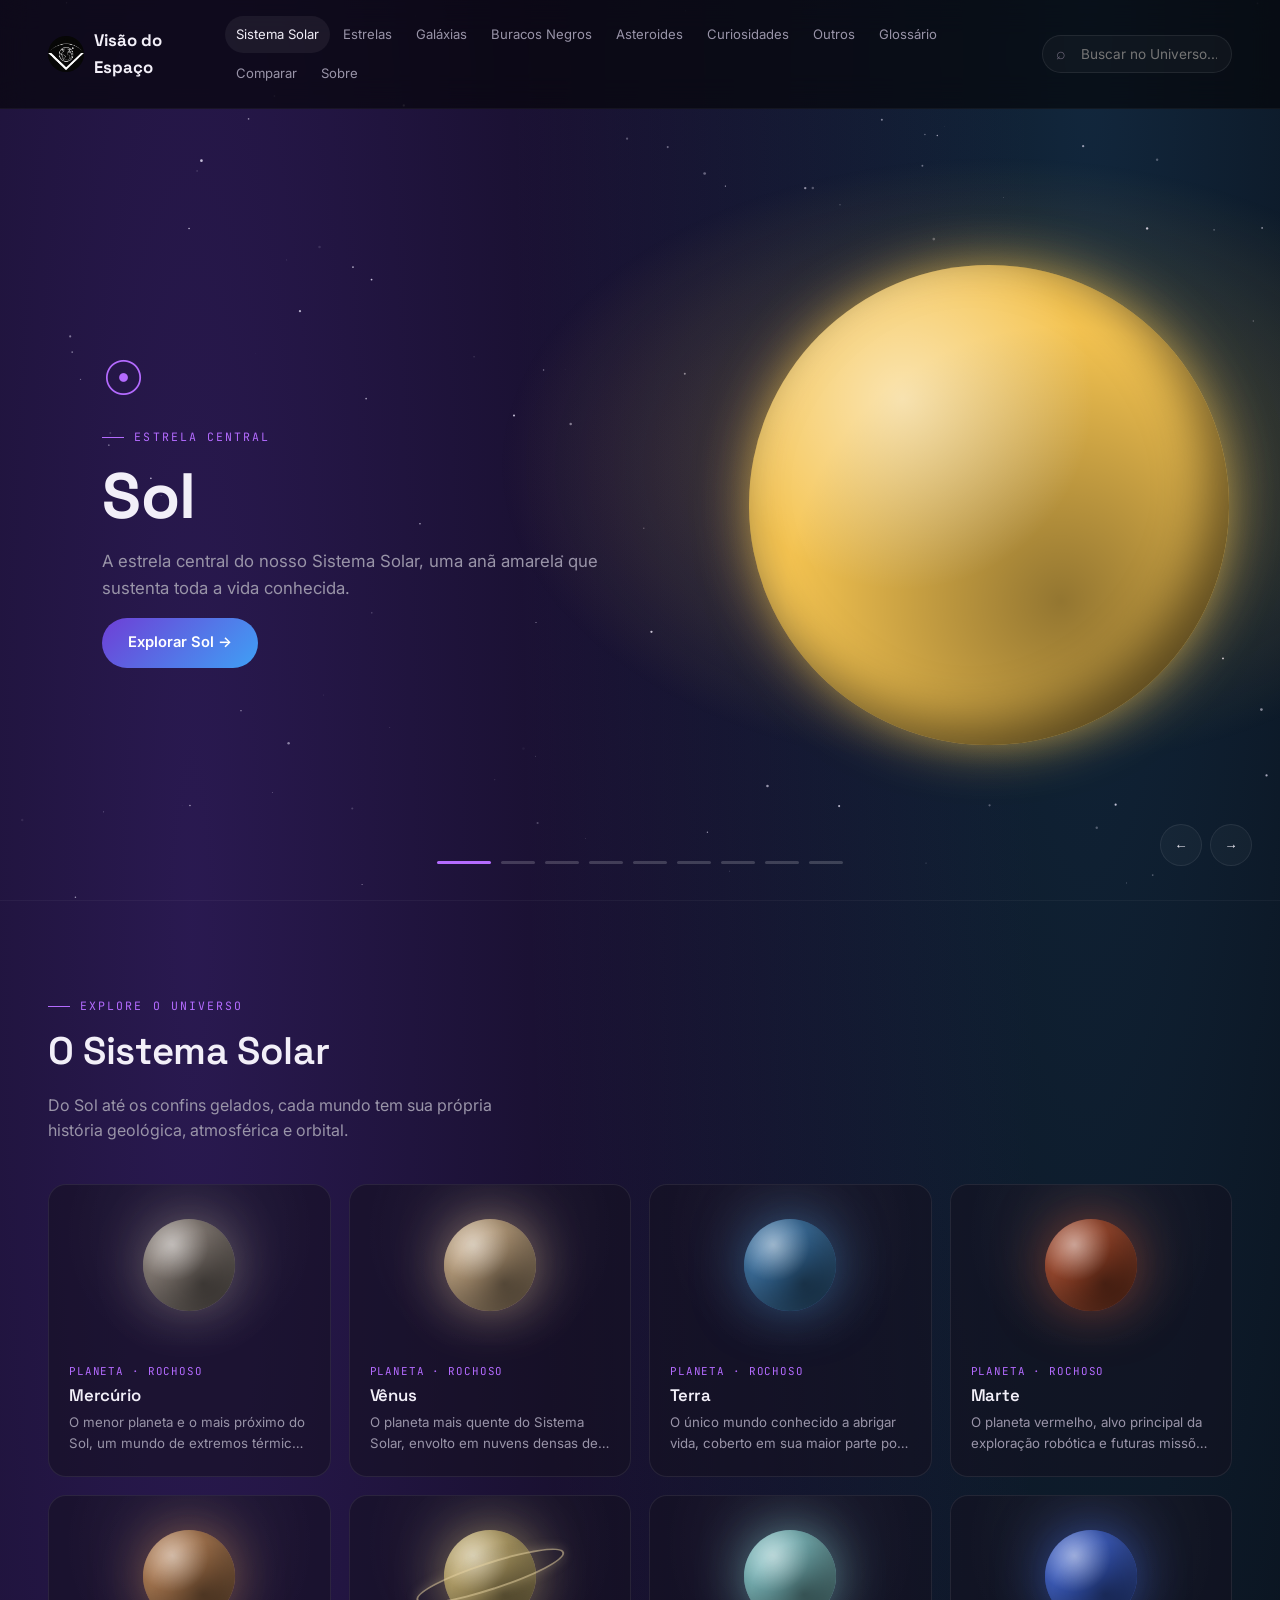
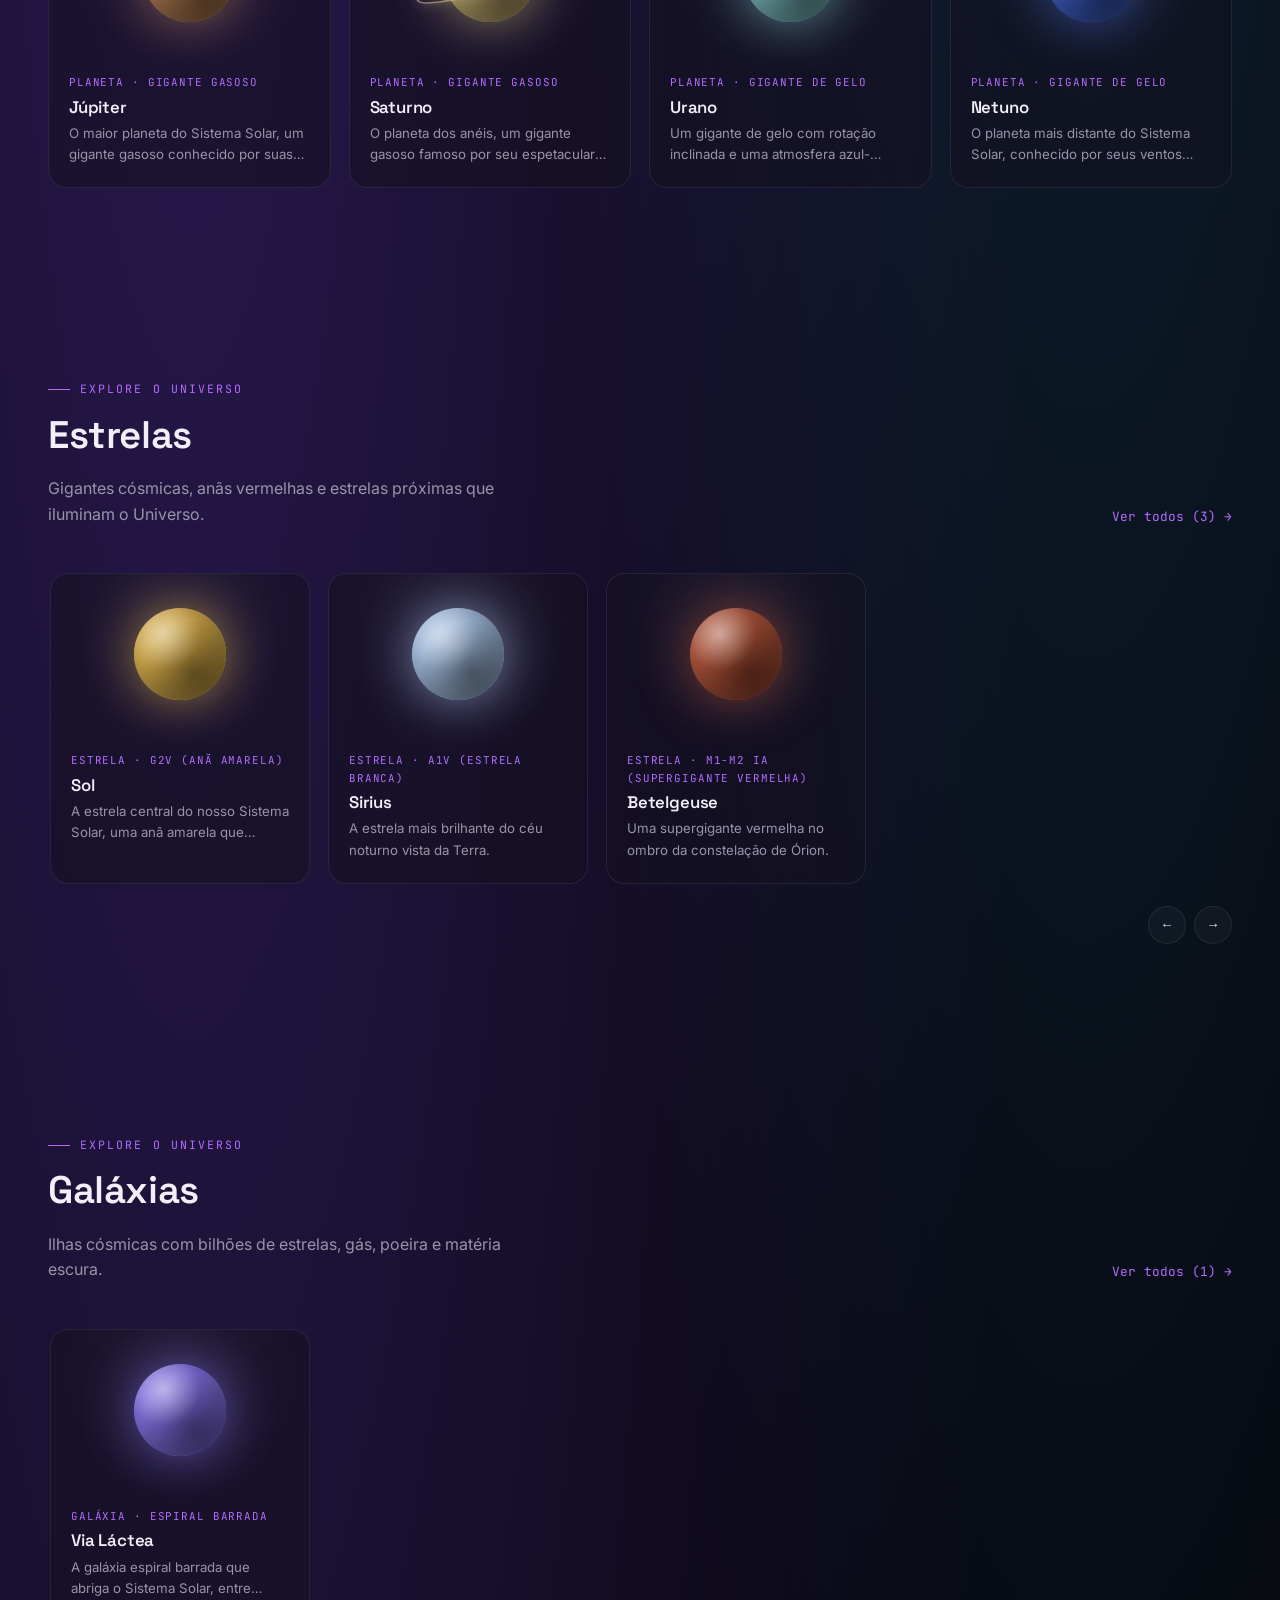
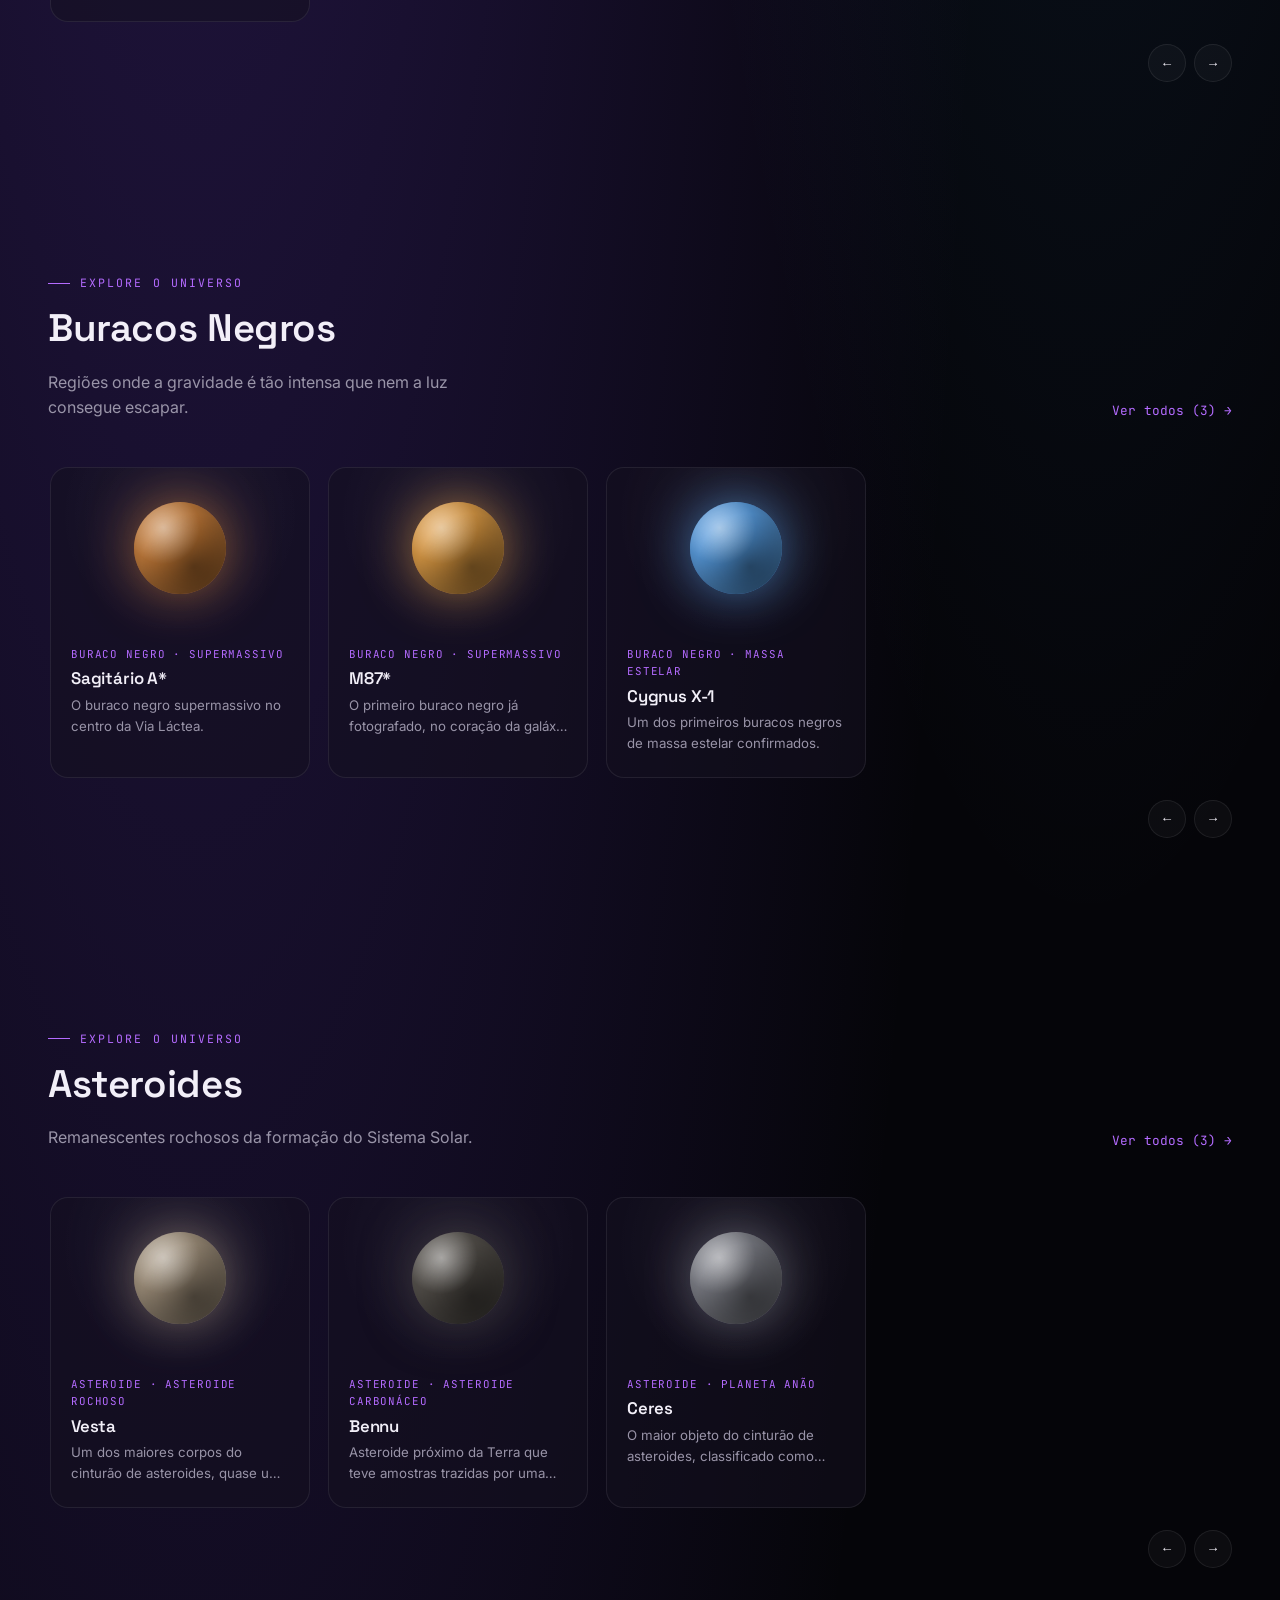
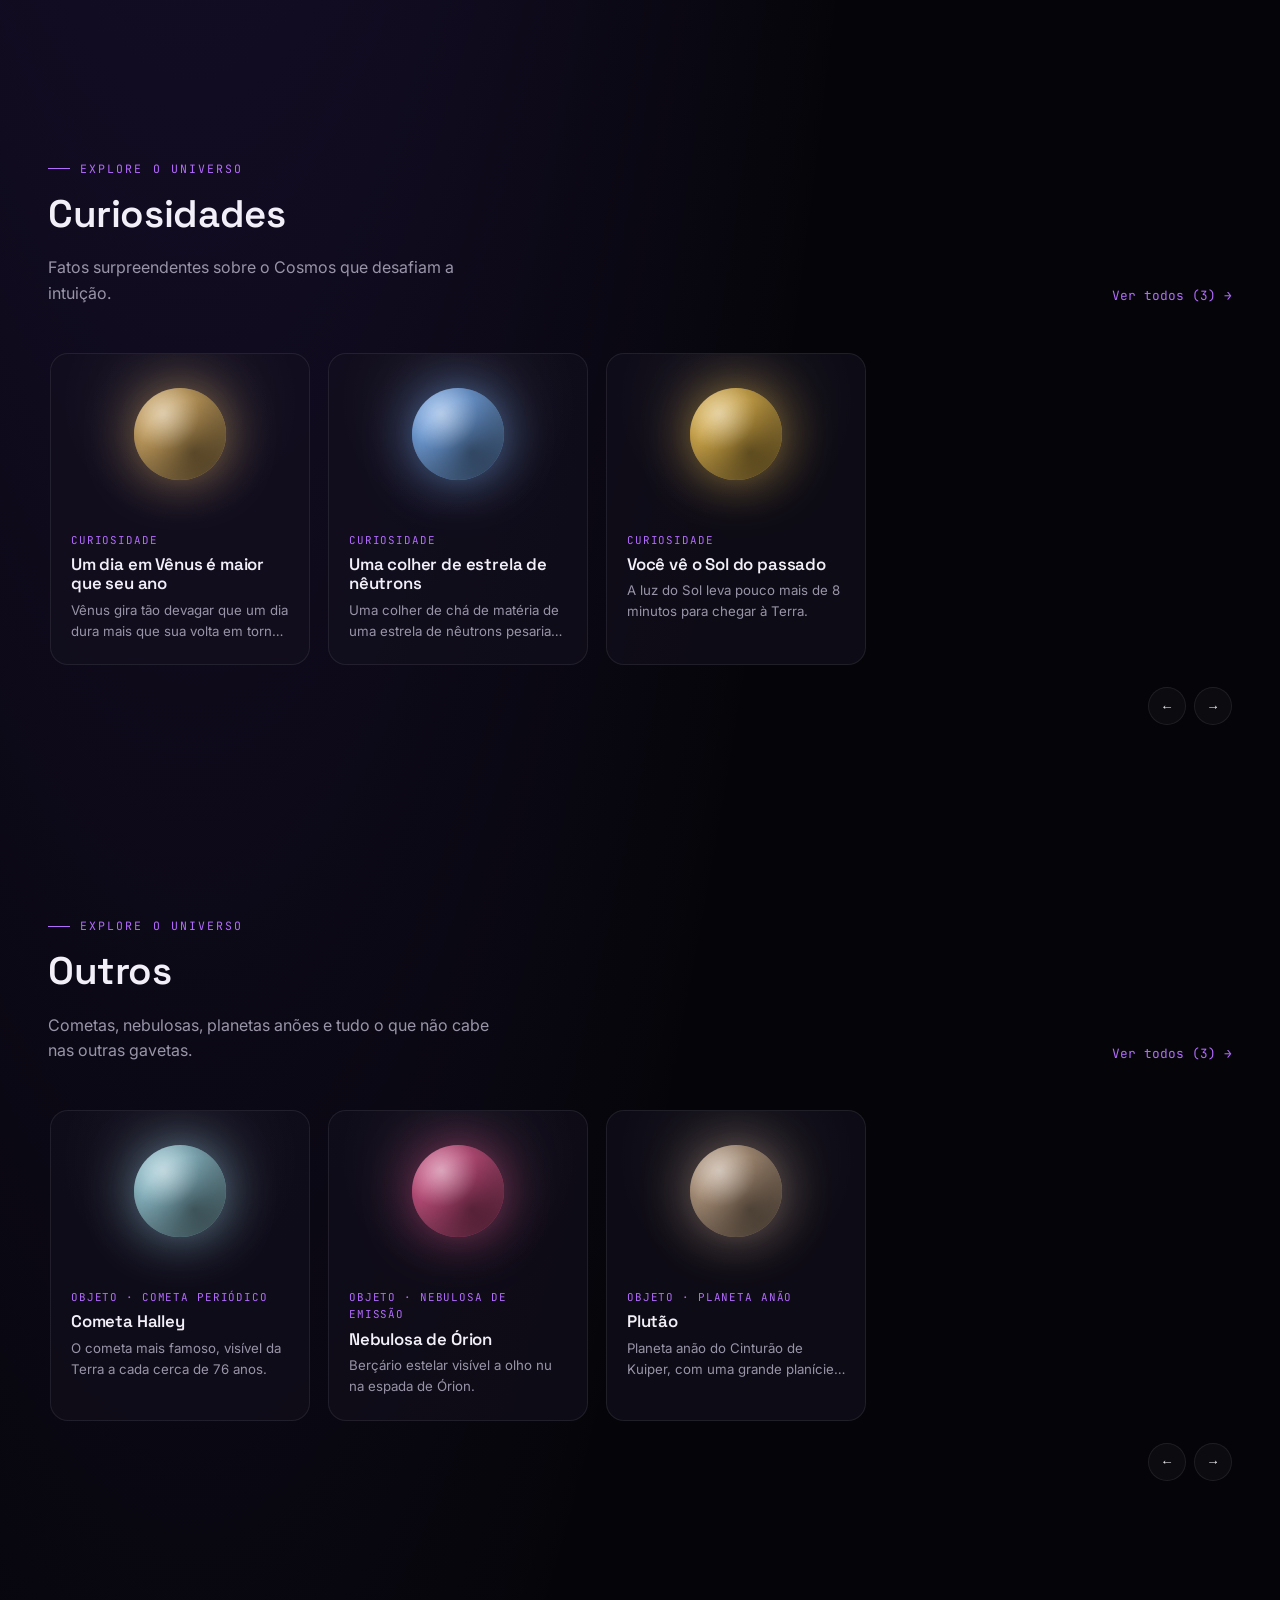
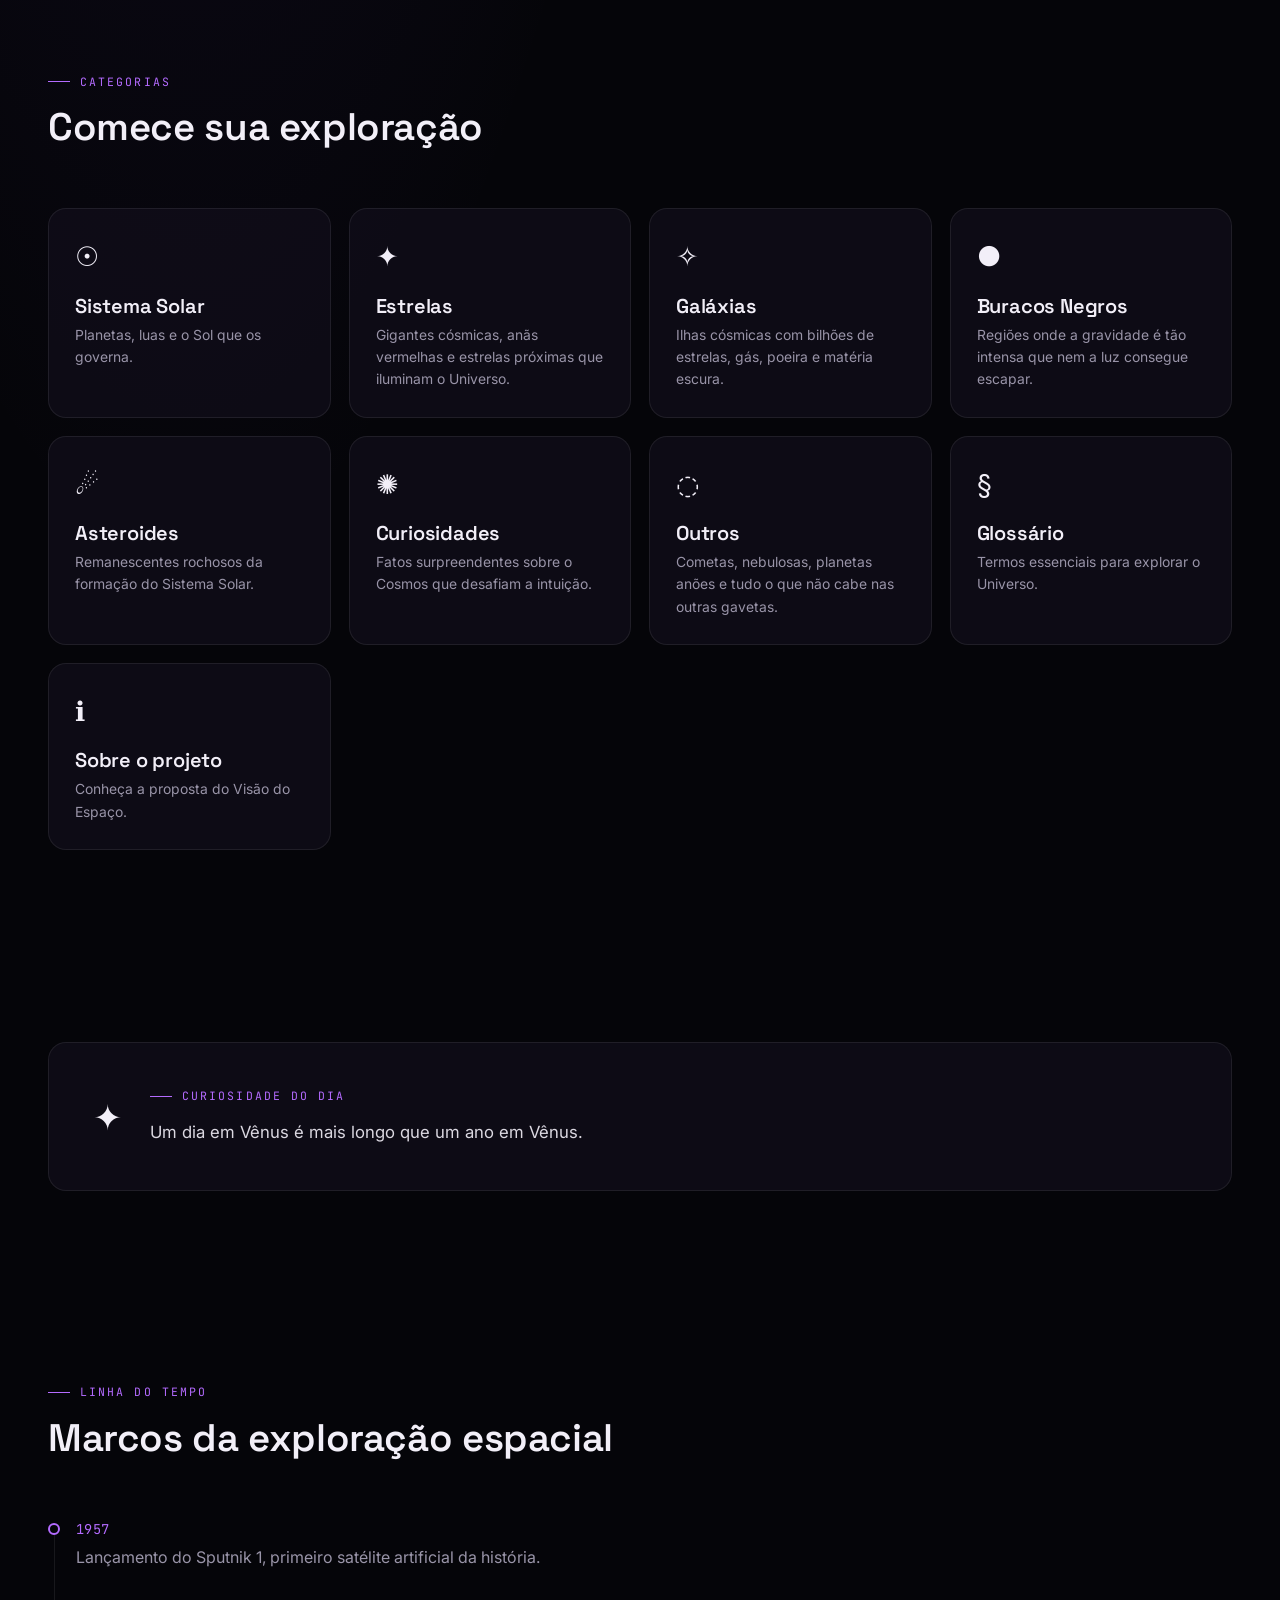
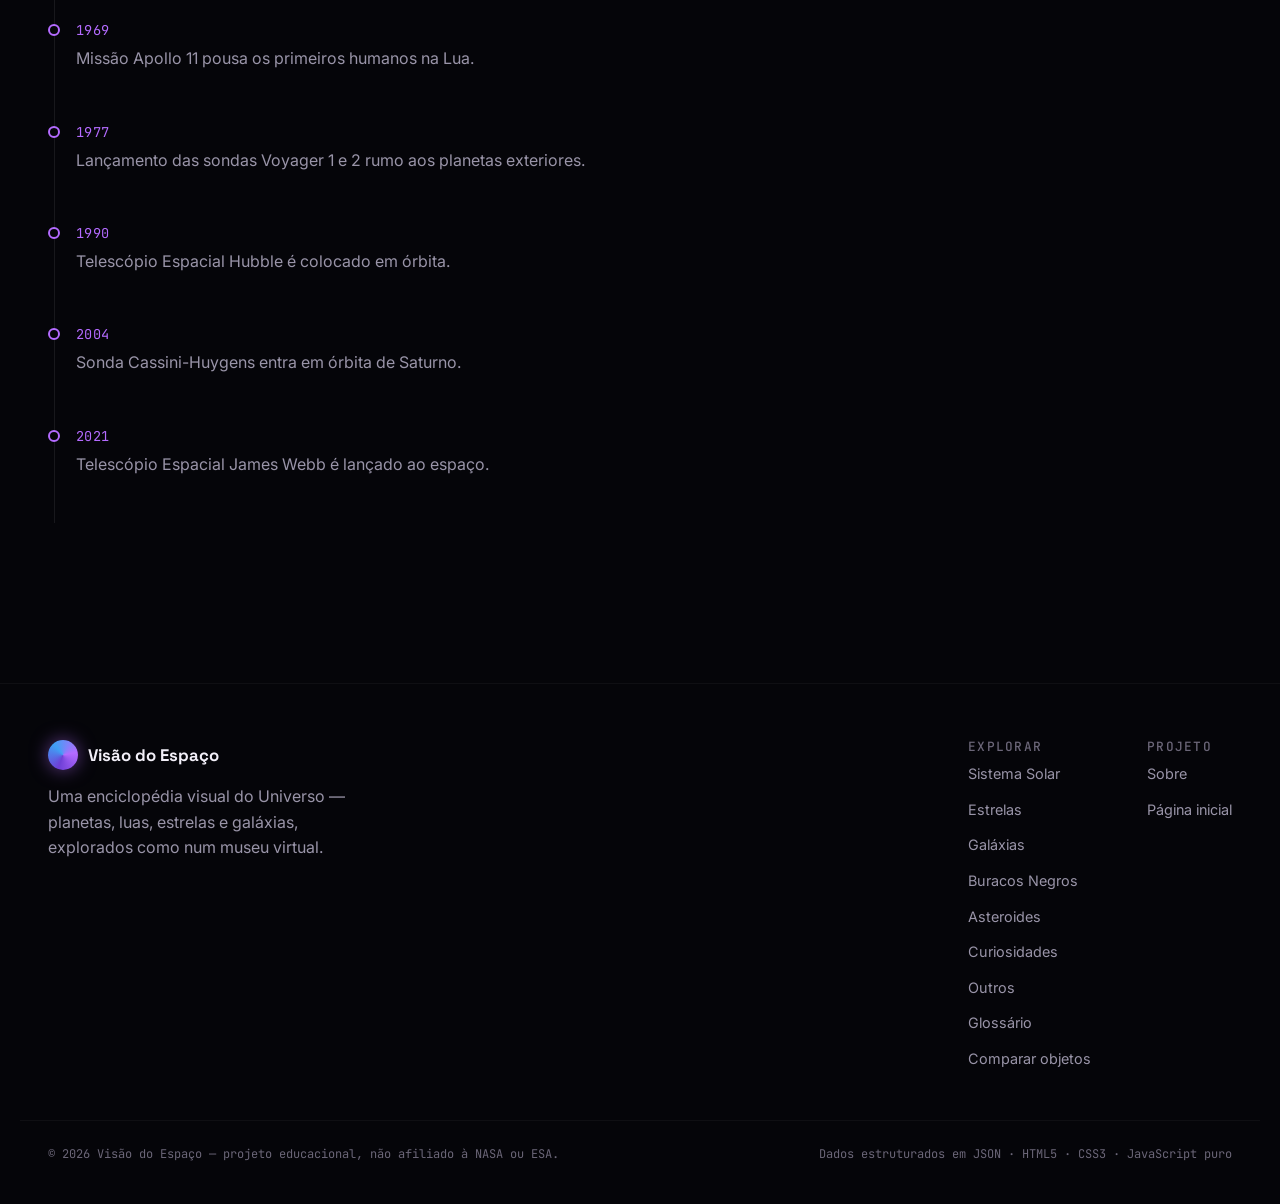
<file: index.html>
<!DOCTYPE html>
<html lang="pt-BR">

<head>
  <meta charset="UTF-8" />
  <meta name="viewport" content="width=device-width, initial-scale=1.0" />
  <title>Visão do Espaço — Enciclopédia Visual do Universo</title>
  <meta name="description"
    content="Uma enciclopédia visual do Universo: explore planetas, luas, estrelas e galáxias." />
  <link rel="stylesheet" href="css/style.css?v=4" />
  <link rel="stylesheet" href="css/components.css?v=4" />
  <link rel="stylesheet" href="css/animations.css?v=4" />
</head>

<body data-page="home">
  <canvas id="starfield"></canvas>
  <header class="site-header" id="site-header"></header>

  <main>
    <section class="hero-slider" style="padding:0">
      <div class="hero-track"></div>
      <div class="hero-nav"></div>
      <div class="hero-arrows">
        <button data-hero-prev aria-label="Anterior">←</button>
        <button data-hero-next aria-label="Próximo">→</button>
      </div>
    </section>

    <section id="sistema-solar">
      <div class="wrap">
        <div class="section-head reveal">
          <div>
            <div class="eyebrow">Explore o Universo</div>
            <h2>O Sistema Solar</h2>
            <p>Do Sol até os confins gelados, cada mundo tem sua própria história geológica, atmosférica e orbital.</p>
          </div>
        </div>
        <div class="card-grid reveal-stagger" data-sistema-solar></div>
      </div>
    </section>
    <div data-category-sections></div>

    <section>
      <div class="wrap">
        <div class="section-head reveal">
          <div>
            <div class="eyebrow">Categorias</div>
            <h2>Comece sua exploração</h2>
          </div>
        </div>
        <div class="card-grid reveal-stagger" data-categorias></div>
      </div>
    </section>

    <section>
      <div class="wrap">
        <div class="banner reveal">
          <div class="icon">✦</div>
          <div>
            <div class="eyebrow">Curiosidade do dia</div>
            <p style="color:var(--ink);opacity:.9;font-size:1.05rem;margin:0" data-curiosidade>Carregando curiosidade...
            </p>
          </div>
        </div>
      </div>
    </section>

    <section>
      <div class="wrap">
        <div class="section-head reveal">
          <div>
            <div class="eyebrow">Linha do tempo</div>
            <h2>Marcos da exploração espacial</h2>
          </div>
        </div>
        <div class="timeline reveal" data-timeline></div>
      </div>
    </section>
  </main>

  <footer id="site-footer"></footer>

  <script src="js/loader.js?v=4"></script>
  <script src="js/router.js?v=4"></script>
  <script src="js/slider.js?v=4"></script>
  <script src="js/search.js?v=4"></script>
  <script src="js/ui.js?v=4"></script>
  <script src="js/main.js?v=4"></script>
</body>

</html>
</file>
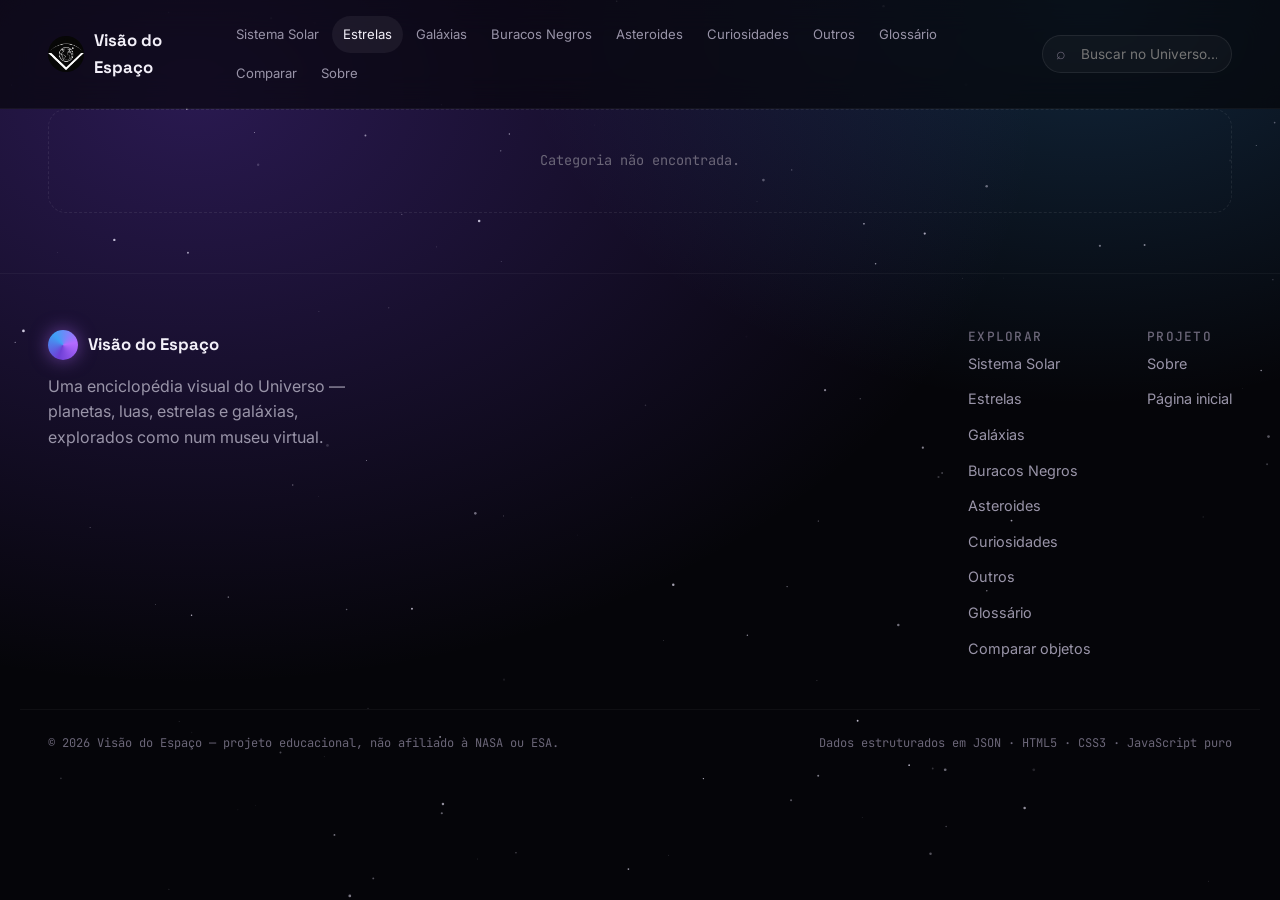
<file: categoria.html>
<!DOCTYPE html>
<html lang="pt-BR">
<head>
<meta charset="UTF-8" />
<meta name="viewport" content="width=device-width, initial-scale=1.0" />
<title>Categoria — Visão do Espaço</title>
<link rel="stylesheet" href="css/style.css?v=4" />
<link rel="stylesheet" href="css/components.css?v=4" />
<link rel="stylesheet" href="css/animations.css?v=4" />
</head>
<body data-page="categoria">
<canvas id="starfield"></canvas>
<header class="site-header" id="site-header"></header>

<main data-cat-root>
  <section class="cat-hero">
    <div class="glow"></div>
    <div class="wrap">
      <span class="big-icon" data-cat-icon></span>
      <div class="eyebrow">Categoria</div>
      <h1 data-cat-title>Carregando…</h1>
      <p style="max-width:56ch" data-cat-desc></p>
      <span class="count" data-cat-count></span>
    </div>
  </section>

  <section data-cat-slider-section style="padding-top:32px;padding-bottom:0">
    <div class="wrap">
      <div class="hslider-wrap">
        <div class="hslider" data-hslider-track></div>
        <div class="hslider-arrows">
          <button data-hs-prev aria-label="Anterior">←</button>
          <button data-hs-next aria-label="Próximo">→</button>
        </div>
      </div>
    </div>
  </section>

  <section style="padding-top:48px">
    <div class="wrap">
      <div class="section-head reveal">
        <div>
          <div class="eyebrow">Catálogo</div>
          <h2>Todos os objetos</h2>
        </div>
      </div>
      <div class="card-grid" data-cat-grid></div>
    </div>
  </section>
</main>

<footer id="site-footer"></footer>

<script src="js/loader.js?v=4"></script>
<script src="js/router.js?v=4"></script>
<script src="js/slider.js?v=4"></script>
<script src="js/search.js?v=4"></script>
<script src="js/ui.js?v=4"></script>
<script src="js/main.js?v=4"></script>
</body>
</html>
</file>
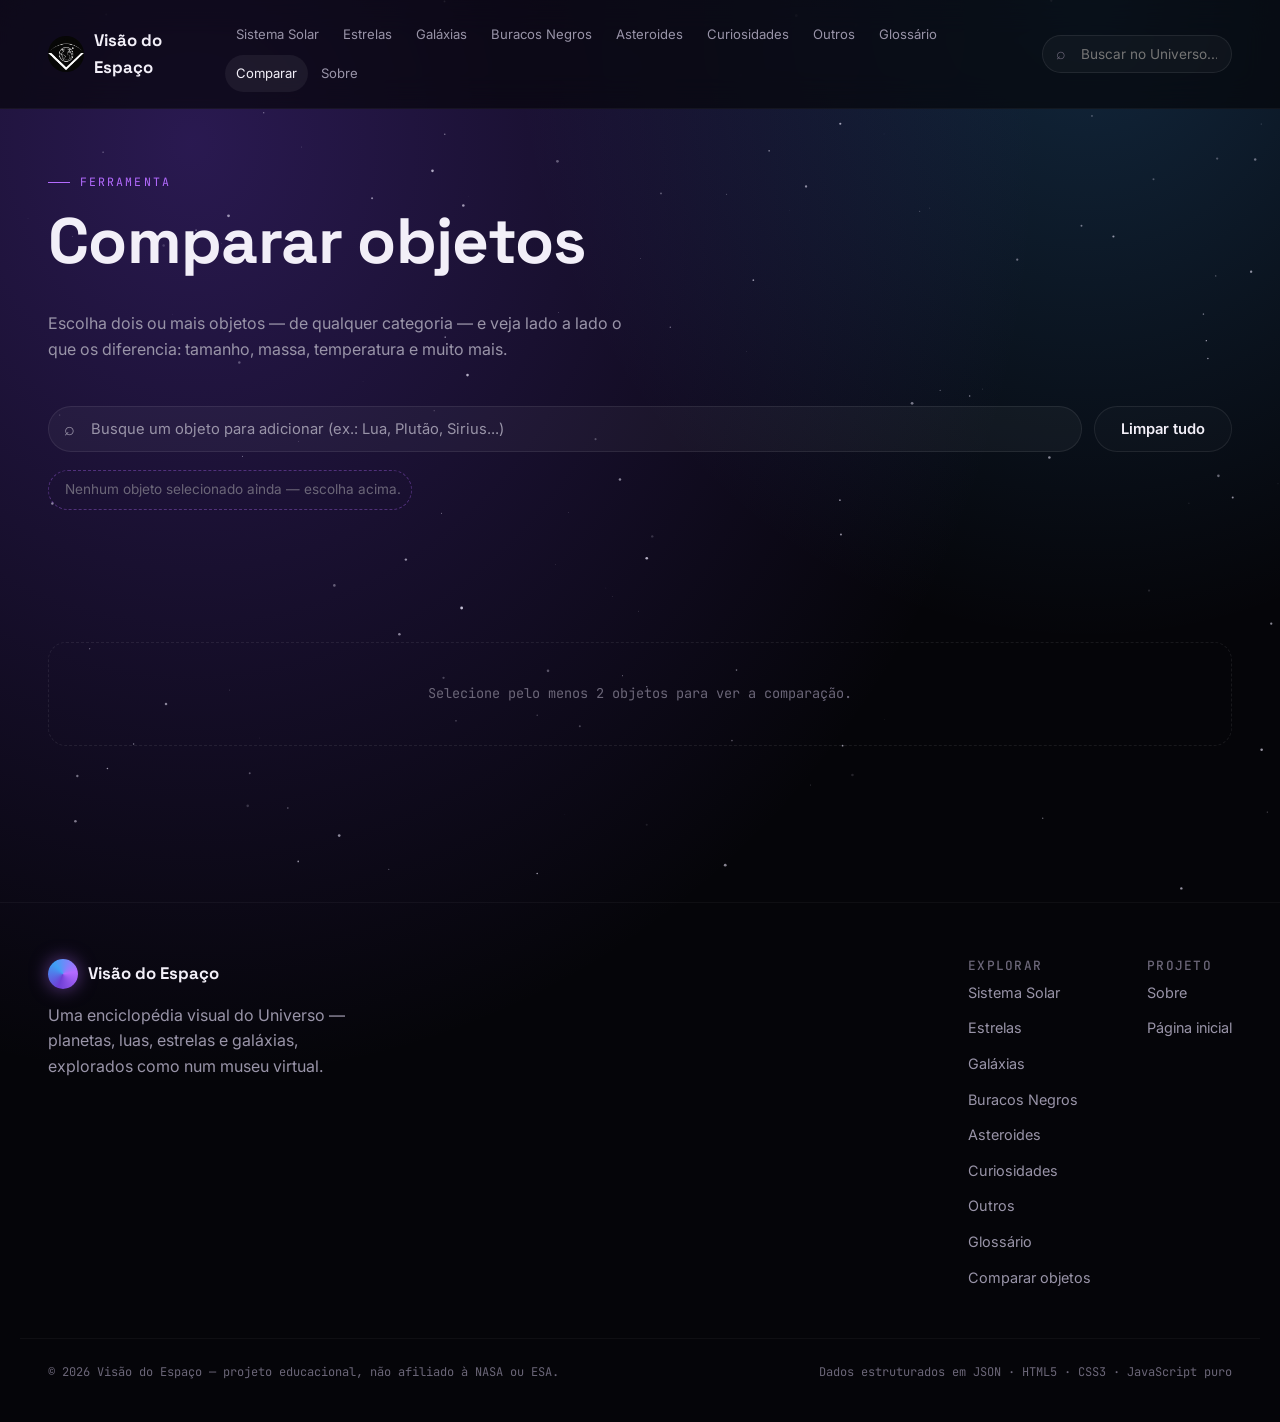
<file: comparar.html>
<!DOCTYPE html>
<html lang="pt-BR">
<head>
<meta charset="UTF-8" />
<meta name="viewport" content="width=device-width, initial-scale=1.0" />
<title>Comparar objetos — Visão do Espaço</title>
<link rel="stylesheet" href="css/style.css?v=4" />
<link rel="stylesheet" href="css/components.css?v=4" />
<link rel="stylesheet" href="css/animations.css?v=4" />
</head>
<body data-page="comparar">
<canvas id="starfield"></canvas>
<header class="site-header" id="site-header"></header>

<main data-comparar-root>
  <section style="padding-top:64px;padding-bottom:0">
    <div class="wrap">
      <div class="eyebrow reveal">Ferramenta</div>
      <h1 class="reveal">Comparar objetos</h1>
      <p class="reveal" style="max-width:60ch">
        Escolha dois ou mais objetos — de qualquer categoria — e veja lado a lado o que os diferencia:
        tamanho, massa, temperatura e muito mais.
      </p>
    </div>
  </section>

  <section style="padding-top:28px">
    <div class="wrap">
      <div class="compare-picker reveal">
        <div class="combo" data-combo>
          <input type="text" class="combo-input" data-combo-input placeholder="Busque um objeto para adicionar (ex.: Lua, Plutão, Sirius...)" autocomplete="off" role="combobox" aria-expanded="false" />
          <div class="combo-list" data-combo-list role="listbox"></div>
        </div>
        <button class="btn" data-compare-clear type="button">Limpar tudo</button>
      </div>
      <div class="compare-chips" data-compare-chips></div>
    </div>
  </section>

  <section style="padding-top:0">
    <div class="wrap">
      <div data-compare-table></div>
    </div>
  </section>
</main>

<footer id="site-footer"></footer>

<script src="js/loader.js?v=4"></script>
<script src="js/router.js?v=4"></script>
<script src="js/slider.js?v=4"></script>
<script src="js/search.js?v=4"></script>
<script src="js/ui.js?v=4"></script>
<script src="js/main.js?v=4"></script>
<script src="js/comparar.js?v=4"></script>
</body>
</html>
</file>
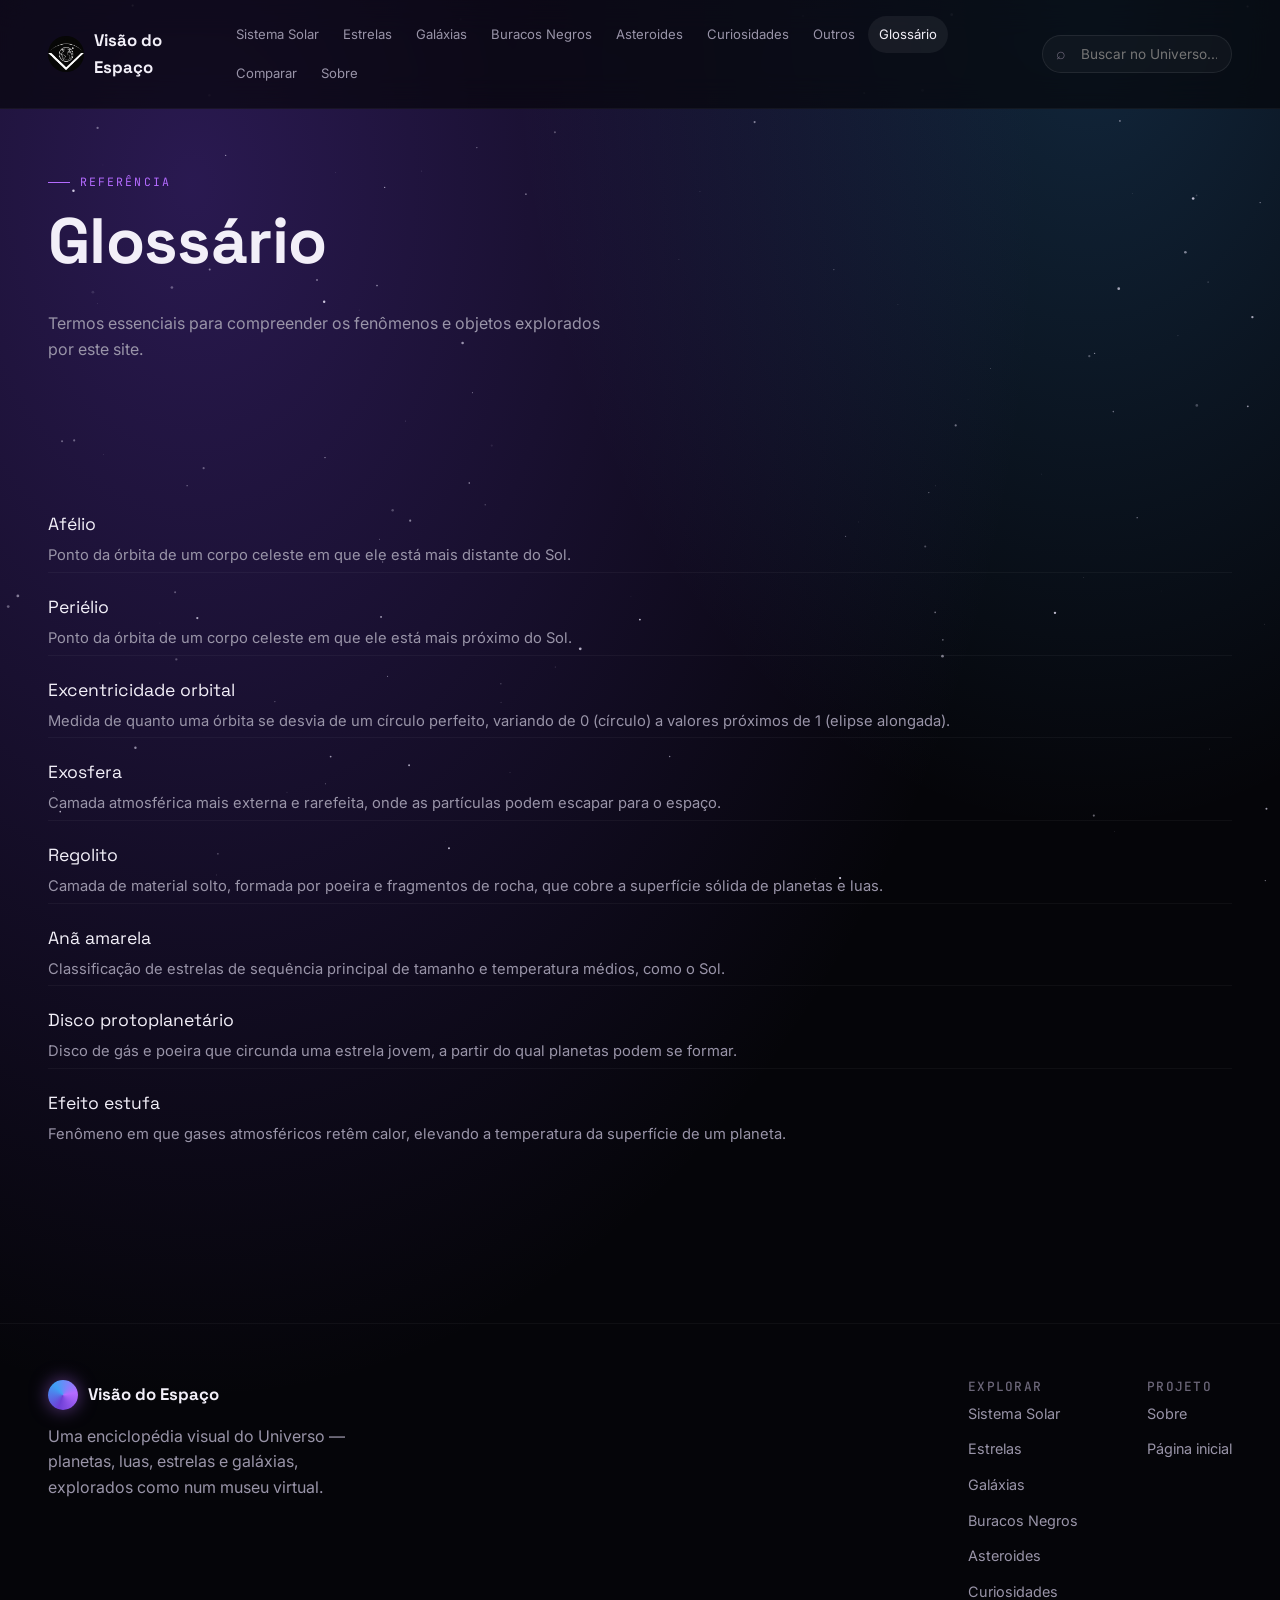
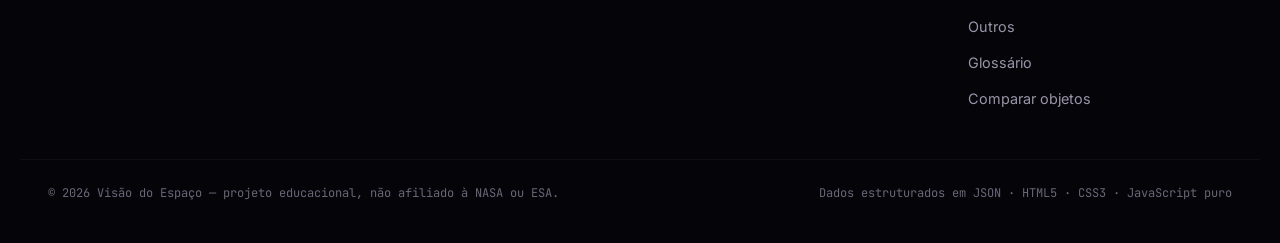
<file: glossario.html>
<!DOCTYPE html>
<html lang="pt-BR">
<head>
<meta charset="UTF-8" />
<meta name="viewport" content="width=device-width, initial-scale=1.0" />
<title>Glossário — Visão do Espaço</title>
<link rel="stylesheet" href="css/style.css?v=4" />
<link rel="stylesheet" href="css/components.css?v=4" />
<link rel="stylesheet" href="css/animations.css?v=4" />
</head>
<body data-page="glossario">
<canvas id="starfield"></canvas>
<header class="site-header" id="site-header"></header>

<main>
  <section style="padding-top:64px">
    <div class="wrap">
      <div class="eyebrow reveal">Referência</div>
      <h1 class="reveal">Glossário</h1>
      <p class="reveal" style="max-width:56ch">Termos essenciais para compreender os fenômenos e objetos explorados por este site.</p>
    </div>
  </section>
  <section style="padding-top:0">
    <div class="wrap">
      <dl class="glossary-list reveal" data-glossario-list></dl>
    </div>
  </section>
</main>

<footer id="site-footer"></footer>

<script src="js/loader.js?v=4"></script>
<script src="js/router.js?v=4"></script>
<script src="js/slider.js?v=4"></script>
<script src="js/search.js?v=4"></script>
<script src="js/ui.js?v=4"></script>
<script src="js/main.js?v=4"></script>
</body>
</html>
</file>
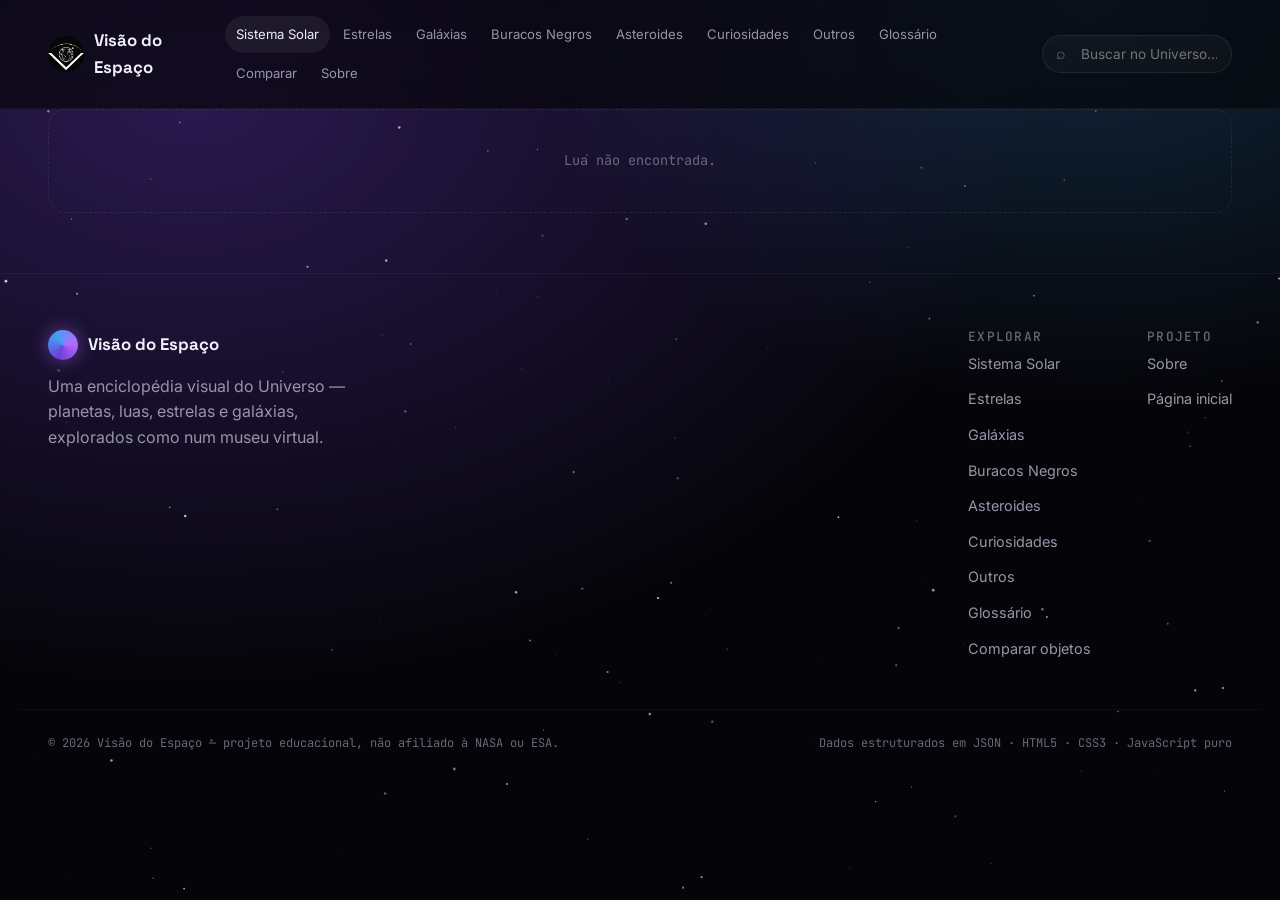
<file: lua.html>
<!DOCTYPE html>
<html lang="pt-BR">
<head>
<meta charset="UTF-8" />
<meta name="viewport" content="width=device-width, initial-scale=1.0" />
<title>Lua — Visão do Espaço</title>
<link rel="stylesheet" href="css/style.css?v=4" />
<link rel="stylesheet" href="css/components.css?v=4" />
<link rel="stylesheet" href="css/animations.css?v=4" />
</head>
<body data-page="lua">
<canvas id="starfield"></canvas>
<header class="site-header" id="site-header"></header>

<main data-detail-root>
  <section class="detail-hero">
    <div class="glow"></div>
    <div class="wrap detail-hero-grid">
      <div>
        <div class="crumbs" data-crumbs></div>
        <div class="eyebrow" data-eyebrow></div>
        <h1 data-title></h1>
        <p class="lead" data-lead style="max-width:52ch;font-size:1.05rem"></p>
        <a class="btn primary" href="#dados">Explorar dados →</a>
      </div>
      <div class="orb"></div>
    </div>
  </section>

  <section id="dados">
    <div class="wrap">
      <div class="section-head reveal">
        <div>
          <div class="eyebrow">Dados físicos</div>
          <h2>Números que definem esta lua</h2>
        </div>
      </div>
      <div class="fact-grid reveal" data-fact-grid></div>
    </div>
  </section>

  <section data-relacionados-section>
    <div class="wrap">
      <div class="section-head reveal">
        <div>
          <div class="eyebrow">Sistema de luas</div>
          <h2>Luas irmãs</h2>
        </div>
      </div>
      <div class="hslider-wrap">
        <div class="hslider" data-hslider-track></div>
        <div class="hslider-arrows">
          <button data-hs-prev aria-label="Anterior">←</button>
          <button data-hs-next aria-label="Próximo">→</button>
        </div>
      </div>
    </div>
  </section>

  <section>
    <div class="wrap">
      <div class="section-head reveal">
        <div>
          <div class="eyebrow">Galeria</div>
          <h2>Imagens e visualizações</h2>
        </div>
      </div>
      <div class="hslider-wrap">
        <div class="hslider gallery-strip" data-gallery-track></div>
      </div>
    </div>
  </section>

  <section>
    <div class="wrap">
      <div class="section-head reveal">
        <div>
          <div class="eyebrow">Enciclopédia</div>
          <h2>Conheça em profundidade</h2>
        </div>
      </div>
      <div class="rich-sections" data-rich-sections></div>
    </div>
  </section>
</main>

<footer id="site-footer"></footer>

<script src="js/loader.js?v=4"></script>
<script src="js/router.js?v=4"></script>
<script src="js/slider.js?v=4"></script>
<script src="js/search.js?v=4"></script>
<script src="js/ui.js?v=4"></script>
<script src="js/main.js?v=4"></script>
</body>
</html>
</file>
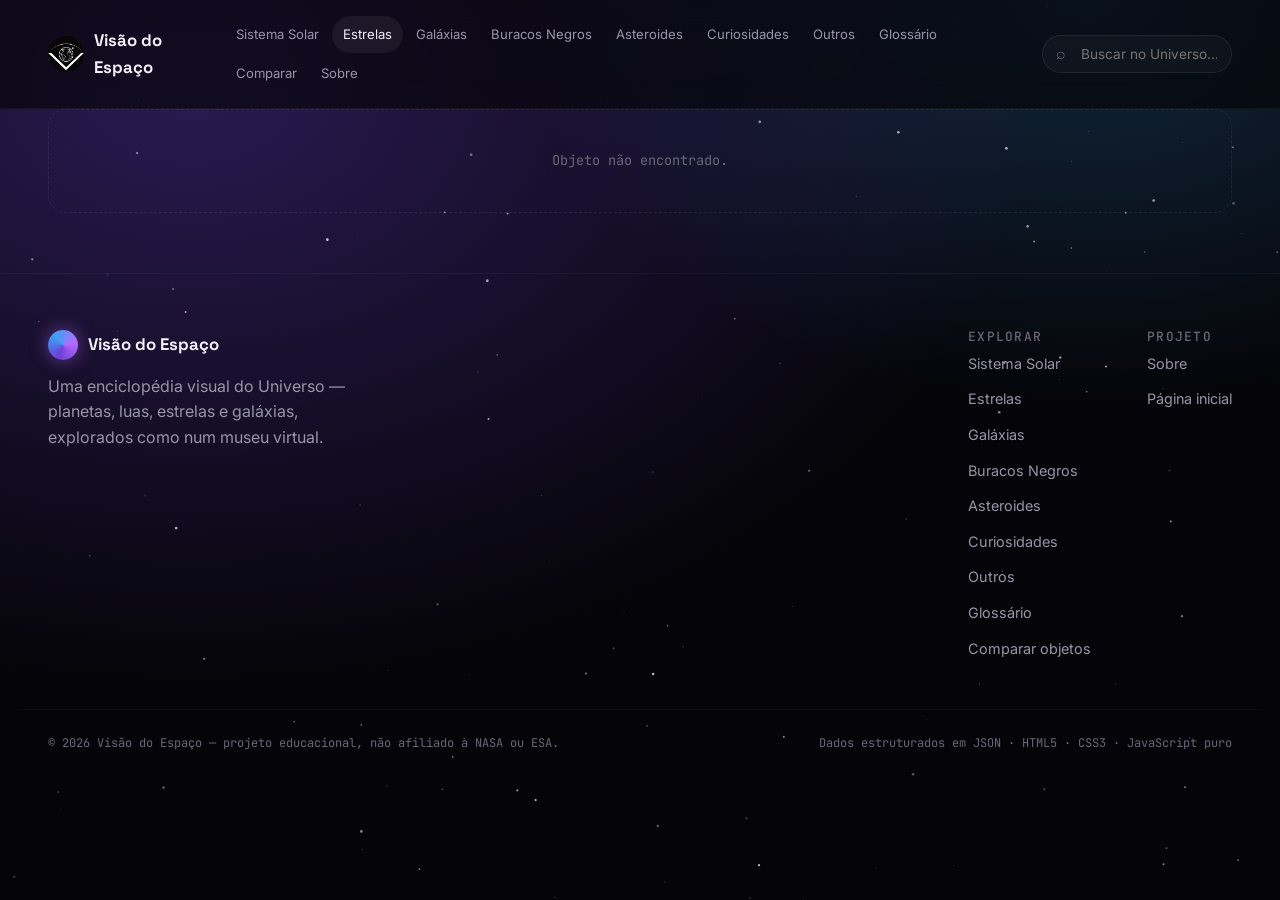
<file: objeto.html>
<!DOCTYPE html>
<html lang="pt-BR">
<head>
<meta charset="UTF-8" />
<meta name="viewport" content="width=device-width, initial-scale=1.0" />
<title>Objeto astronômico — Visão do Espaço</title>
<link rel="stylesheet" href="css/style.css?v=4" />
<link rel="stylesheet" href="css/components.css?v=4" />
<link rel="stylesheet" href="css/animations.css?v=4" />
</head>
<body data-page="objeto">
<canvas id="starfield"></canvas>
<header class="site-header" id="site-header"></header>

<main data-detail-root>
  <section class="detail-hero">
    <div class="glow"></div>
    <div class="wrap detail-hero-grid">
      <div>
        <div class="crumbs" data-crumbs></div>
        <span class="symbol mono" data-symbol style="font-size:2.2rem;color:var(--purple-neon);display:block;margin-bottom:10px"></span>
        <div class="eyebrow" data-eyebrow></div>
        <h1 data-title></h1>
        <p class="lead" data-lead style="max-width:52ch;font-size:1.05rem"></p>
        <a class="btn primary" href="#dados">Explorar dados →</a>
      </div>
      <div class="orb"></div>
    </div>
  </section>

  <section id="dados" data-dados-section>
    <div class="wrap">
      <div class="section-head reveal">
        <div>
          <div class="eyebrow">Dados físicos</div>
          <h2>Números que definem este objeto</h2>
        </div>
      </div>
      <div class="fact-grid reveal" data-fact-grid></div>
    </div>
  </section>

  <section data-relacionados-section style="display:none">
    <div class="wrap">
      <div class="section-head reveal">
        <div>
          <div class="eyebrow" data-rel-eyebrow>Veja também</div>
          <h2>Continue explorando</h2>
        </div>
      </div>
      <div class="hslider-wrap">
        <div class="hslider" data-hslider-track></div>
        <div class="hslider-arrows">
          <button data-hs-prev aria-label="Anterior">←</button>
          <button data-hs-next aria-label="Próximo">→</button>
        </div>
      </div>
    </div>
  </section>

  <section>
    <div class="wrap">
      <div class="section-head reveal">
        <div>
          <div class="eyebrow">Galeria</div>
          <h2>Imagens e visualizações</h2>
        </div>
      </div>
      <div class="hslider-wrap">
        <div class="hslider gallery-strip" data-gallery-track></div>
      </div>
    </div>
  </section>

  <section>
    <div class="wrap">
      <div class="section-head reveal">
        <div>
          <div class="eyebrow">Enciclopédia</div>
          <h2>Conheça em profundidade</h2>
        </div>
      </div>
      <div class="rich-sections" data-rich-sections></div>
    </div>
  </section>
</main>

<footer id="site-footer"></footer>

<script src="js/loader.js?v=4"></script>
<script src="js/router.js?v=4"></script>
<script src="js/slider.js?v=4"></script>
<script src="js/search.js?v=4"></script>
<script src="js/ui.js?v=4"></script>
<script src="js/main.js?v=4"></script>
</body>
</html>
</file>
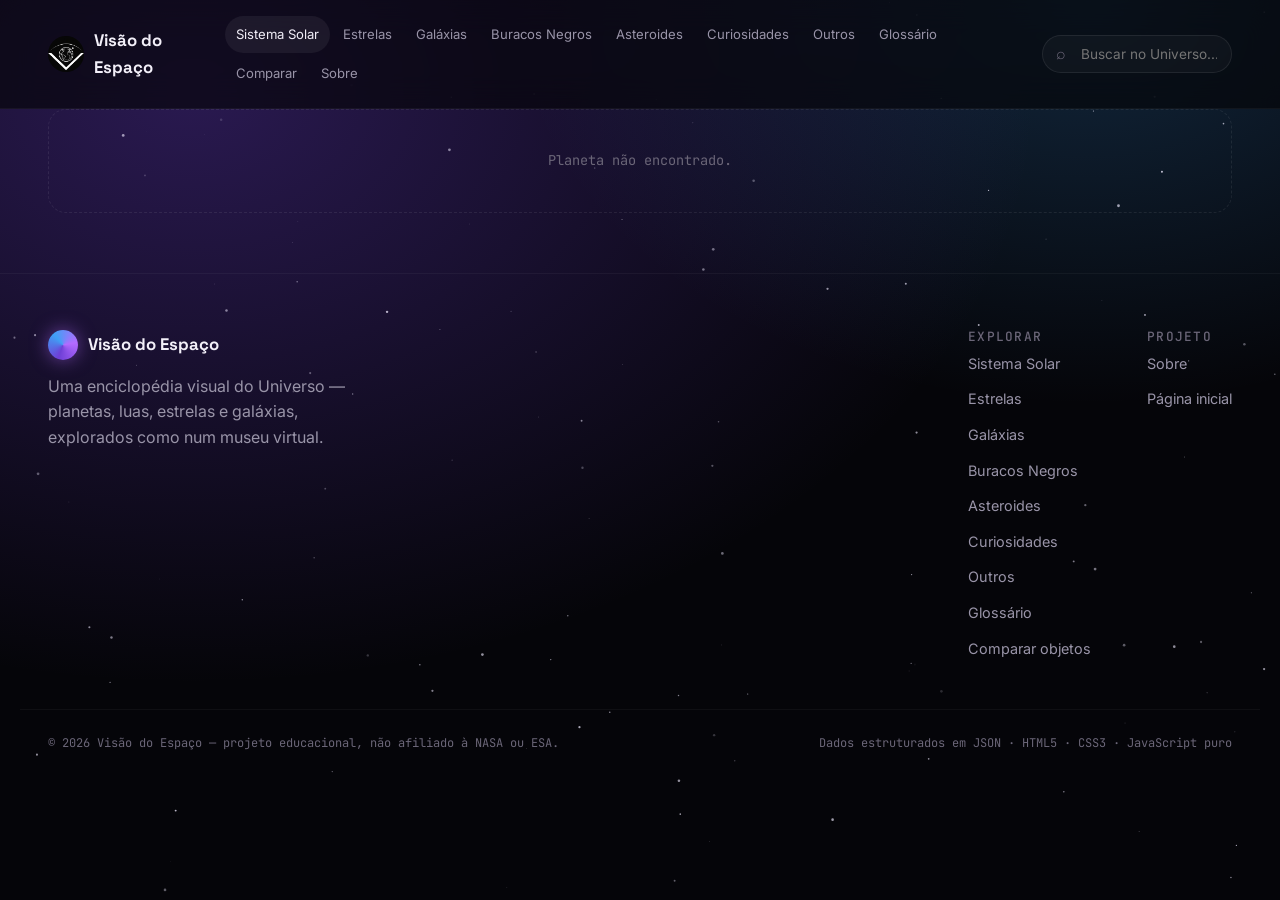
<file: planeta.html>
<!DOCTYPE html>
<html lang="pt-BR">
<head>
<meta charset="UTF-8" />
<meta name="viewport" content="width=device-width, initial-scale=1.0" />
<title>Planeta — Visão do Espaço</title>
<link rel="stylesheet" href="css/style.css?v=4" />
<link rel="stylesheet" href="css/components.css?v=4" />
<link rel="stylesheet" href="css/animations.css?v=4" />
</head>
<body data-page="planeta">
<canvas id="starfield"></canvas>
<header class="site-header" id="site-header"></header>

<main data-detail-root>
  <section class="detail-hero">
    <div class="glow"></div>
    <div class="wrap detail-hero-grid">
      <div>
        <div class="crumbs"><a href="index.html">Início</a> / <a href="index.html#sistema-solar">Sistema Solar</a> / <span data-title></span></div>
        <span class="symbol mono" data-symbol style="font-size:2.2rem;color:var(--purple-neon);display:block;margin-bottom:10px"></span>
        <div class="eyebrow" data-eyebrow></div>
        <h1 data-title></h1>
        <p class="lead" data-lead style="max-width:52ch;font-size:1.05rem"></p>
        <a class="btn primary" href="#dados">Explorar dados →</a>
      </div>
      <div class="orb"></div>
    </div>
  </section>

  <section id="dados">
    <div class="wrap">
      <div class="section-head reveal">
        <div>
          <div class="eyebrow">Dados físicos</div>
          <h2>Números que definem este mundo</h2>
        </div>
      </div>
      <div class="fact-grid reveal" data-fact-grid></div>
    </div>
  </section>

  <section data-luas-section>
    <div class="wrap">
      <div class="section-head reveal">
        <div>
          <div class="eyebrow">Satélites naturais</div>
          <h2>Luas</h2>
        </div>
      </div>
      <div class="hslider-wrap">
        <div class="hslider" data-hslider-track></div>
        <div class="hslider-arrows">
          <button data-hs-prev aria-label="Anterior">←</button>
          <button data-hs-next aria-label="Próximo">→</button>
        </div>
      </div>
    </div>
  </section>

  <section>
    <div class="wrap">
      <div class="section-head reveal">
        <div>
          <div class="eyebrow">Galeria</div>
          <h2>Imagens e visualizações</h2>
        </div>
      </div>
      <div class="hslider-wrap">
        <div class="hslider gallery-strip" data-gallery-track></div>
      </div>
    </div>
  </section>

  <section>
    <div class="wrap">
      <div class="section-head reveal">
        <div>
          <div class="eyebrow">Enciclopédia</div>
          <h2>Conheça em profundidade</h2>
        </div>
      </div>
      <div class="rich-sections" data-rich-sections></div>
    </div>
  </section>
</main>

<footer id="site-footer"></footer>

<script src="js/loader.js?v=4"></script>
<script src="js/router.js?v=4"></script>
<script src="js/slider.js?v=4"></script>
<script src="js/search.js?v=4"></script>
<script src="js/ui.js?v=4"></script>
<script src="js/main.js?v=4"></script>
</body>
</html>
</file>
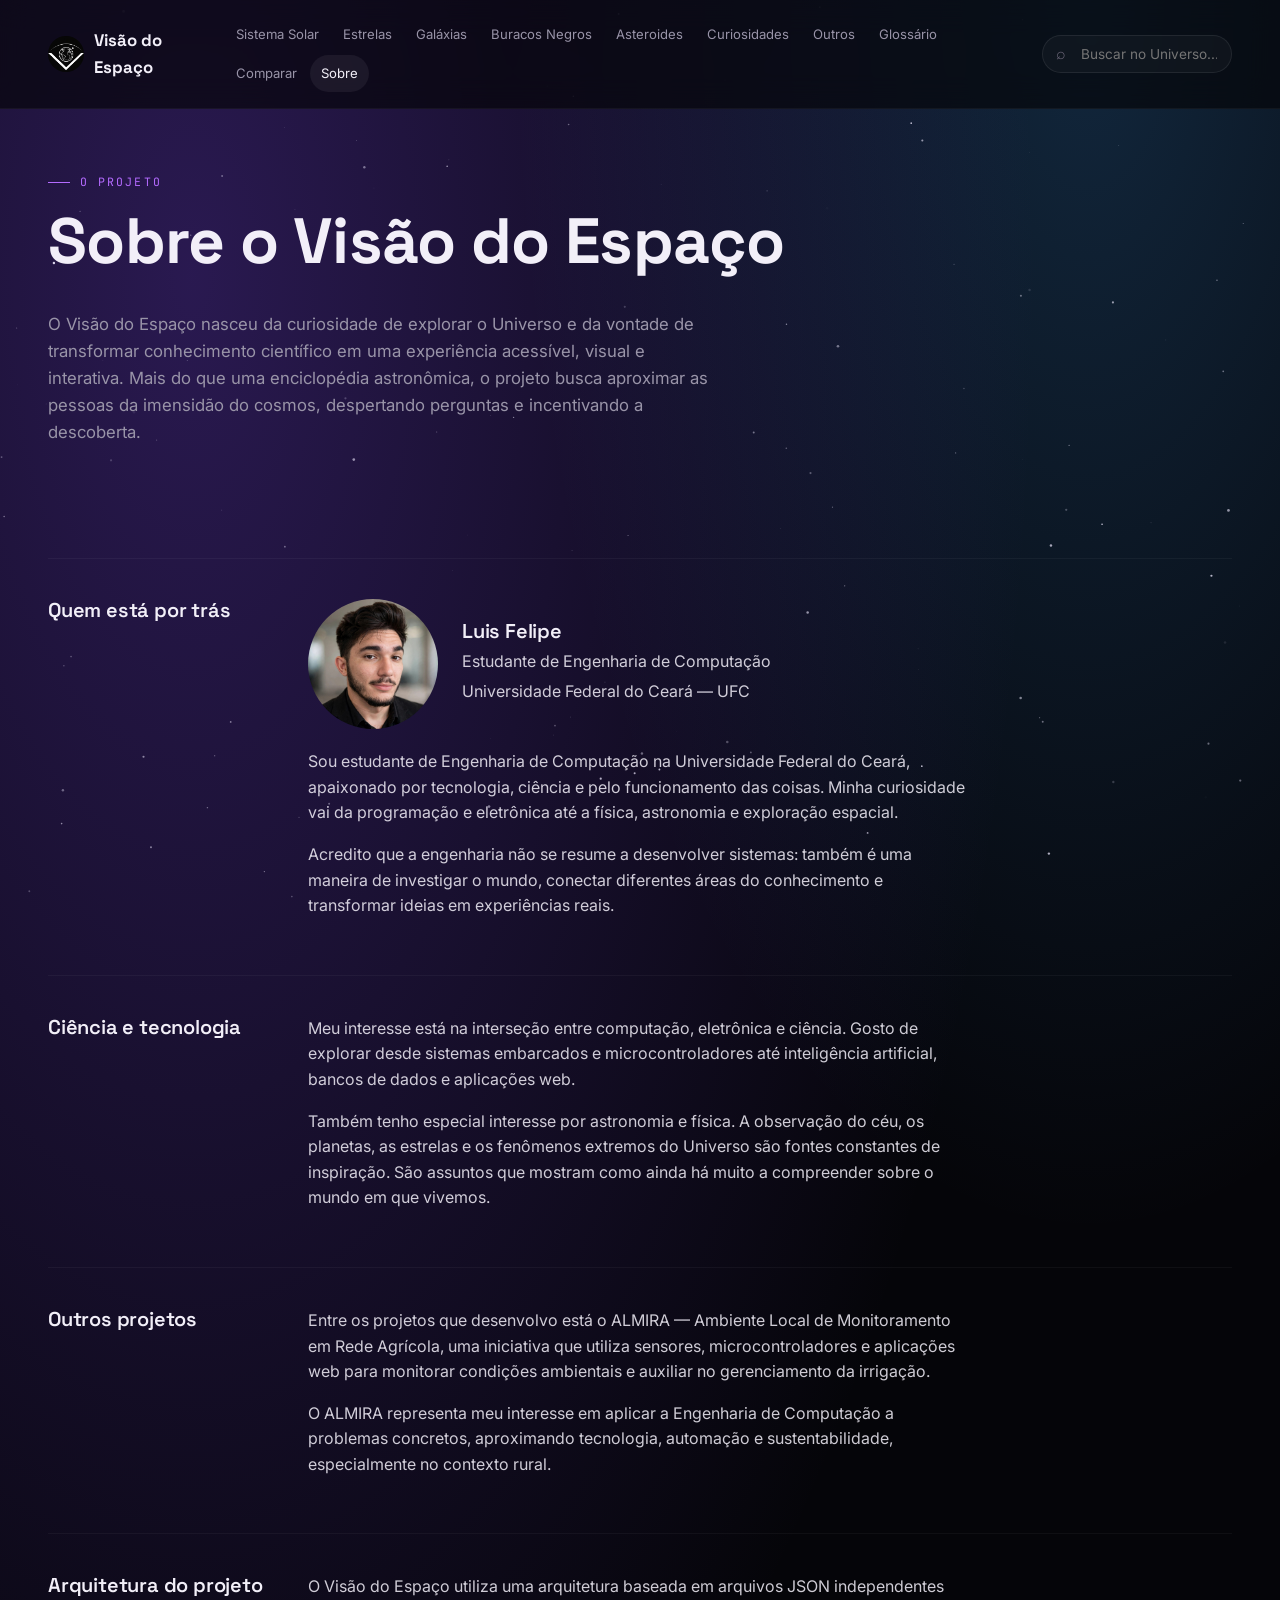
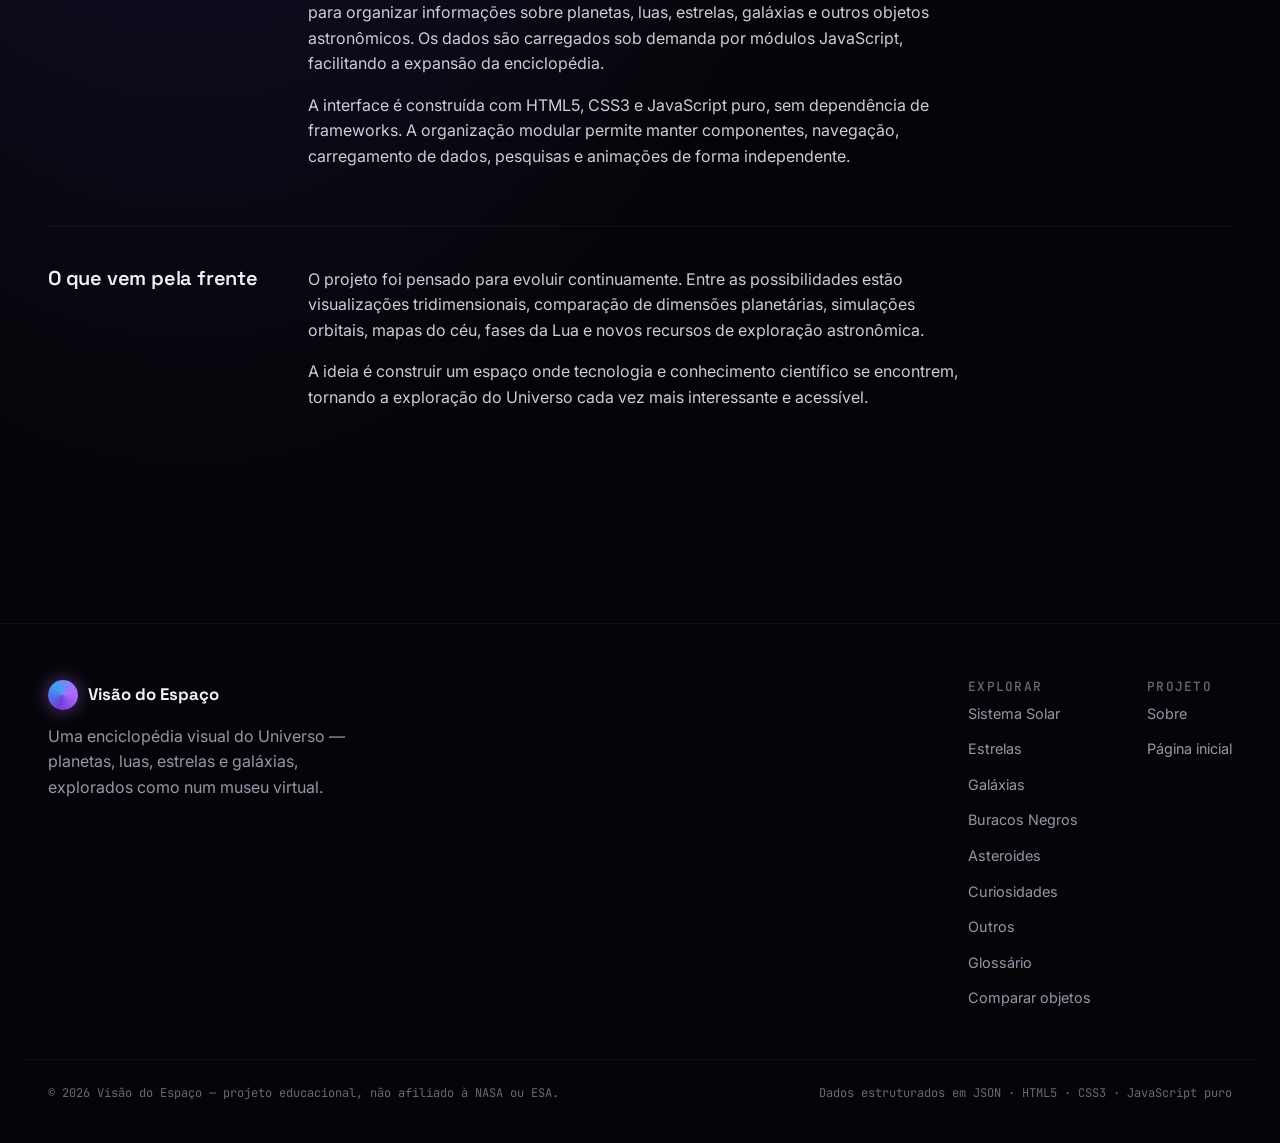
<file: sobre.html>
<!DOCTYPE html>
<html lang="pt-BR">
<head>
<meta charset="UTF-8" />
<meta name="viewport" content="width=device-width, initial-scale=1.0" />
<title>Sobre — Visão do Espaço</title>
<link rel="stylesheet" href="css/style.css?v=4" />
<link rel="stylesheet" href="css/components.css?v=4" />
<link rel="stylesheet" href="css/animations.css?v=4" />
</head>
<body data-page="sobre">
<canvas id="starfield"></canvas>
<header class="site-header" id="site-header"></header>

<main>
  <section style="padding-top:64px">
    <div class="wrap">
      <div class="eyebrow reveal">O projeto</div>
      <h1 class="reveal">Sobre o Visão do Espaço</h1>
      <p class="reveal" style="max-width:60ch;font-size:1.05rem">
        O Visão do Espaço nasceu da curiosidade de explorar o Universo e da vontade
        de transformar conhecimento científico em uma experiência acessível,
        visual e interativa. Mais do que uma enciclopédia astronômica, o projeto
        busca aproximar as pessoas da imensidão do cosmos, despertando perguntas
        e incentivando a descoberta.
      </p>
    </div>
  </section>

  <section style="padding-top:0">
    <div class="wrap">
      <div class="rich-sections">

        <div class="rich-section reveal">
          <h3>Quem está por trás</h3>
          <div class="body">
            <div style="display:flex;align-items:center;gap:24px;flex-wrap:wrap;margin-bottom:20px">
              <img
                src="img/autor/felps.png"
                alt="Foto de Luis Felipe"
                style="width:130px;height:130px;object-fit:cover;border-radius:50%;"
              />
              <div>
                <h3 style="margin:0 0 6px">Luis Felipe</h3>
                <p style="margin:0">Estudante de Engenharia de Computação</p>
                <p style="margin:4px 0">Universidade Federal do Ceará — UFC</p>
              </div>
            </div>
            <p>
              Sou estudante de Engenharia de Computação na Universidade Federal
              do Ceará, apaixonado por tecnologia, ciência e pelo funcionamento
              das coisas. Minha curiosidade vai da programação e eletrônica
              até a física, astronomia e exploração espacial.
            </p>
            <p>
              Acredito que a engenharia não se resume a desenvolver sistemas:
              também é uma maneira de investigar o mundo, conectar diferentes
              áreas do conhecimento e transformar ideias em experiências reais.
            </p>
          </div>
        </div>

        <div class="rich-section reveal">
          <h3>Ciência e tecnologia</h3>
          <div class="body">
            <p>
              Meu interesse está na interseção entre computação, eletrônica
              e ciência. Gosto de explorar desde sistemas embarcados e
              microcontroladores até inteligência artificial, bancos de dados
              e aplicações web.
            </p>
            <p>
              Também tenho especial interesse por astronomia e física.
              A observação do céu, os planetas, as estrelas e os fenômenos
              extremos do Universo são fontes constantes de inspiração.
              São assuntos que mostram como ainda há muito a compreender
              sobre o mundo em que vivemos.
            </p>
          </div>
        </div>

        <div class="rich-section reveal">
          <h3>Outros projetos</h3>
          <div class="body">
            <p>
              Entre os projetos que desenvolvo está o ALMIRA — Ambiente Local
              de Monitoramento em Rede Agrícola, uma iniciativa que utiliza
              sensores, microcontroladores e aplicações web para monitorar
              condições ambientais e auxiliar no gerenciamento da irrigação.
            </p>
            <p>
              O ALMIRA representa meu interesse em aplicar a Engenharia de
              Computação a problemas concretos, aproximando tecnologia,
              automação e sustentabilidade, especialmente no contexto rural.
            </p>
          </div>
        </div>

        <div class="rich-section reveal">
          <h3>Arquitetura do projeto</h3>
          <div class="body">
            <p>
              O Visão do Espaço utiliza uma arquitetura baseada em arquivos
              JSON independentes para organizar informações sobre planetas,
              luas, estrelas, galáxias e outros objetos astronômicos.
              Os dados são carregados sob demanda por módulos JavaScript,
              facilitando a expansão da enciclopédia.
            </p>
            <p>
              A interface é construída com HTML5, CSS3 e JavaScript puro,
              sem dependência de frameworks. A organização modular permite
              manter componentes, navegação, carregamento de dados,
              pesquisas e animações de forma independente.
            </p>
          </div>
        </div>

        <div class="rich-section reveal">
          <h3>O que vem pela frente</h3>
          <div class="body">
            <p>
              O projeto foi pensado para evoluir continuamente. Entre as
              possibilidades estão visualizações tridimensionais, comparação
              de dimensões planetárias, simulações orbitais, mapas do céu,
              fases da Lua e novos recursos de exploração astronômica.
            </p>
            <p>
              A ideia é construir um espaço onde tecnologia e conhecimento
              científico se encontrem, tornando a exploração do Universo
              cada vez mais interessante e acessível.
            </p>
          </div>
        </div>

      </div>
    </div>
  </section>
</main>

<footer id="site-footer"></footer>

<script src="js/loader.js?v=4"></script>
<script src="js/router.js?v=4"></script>
<script src="js/slider.js?v=4"></script>
<script src="js/search.js?v=4"></script>
<script src="js/ui.js?v=4"></script>
<script src="js/main.js?v=4"></script>
</body>
</html>
</file>
<file: css/style.css>
/* =========================================================
   VISÃO DO ESPAÇO — style.css
   Tokens, reset, tipografia, layout base
   ========================================================= */

@import url('https://fonts.googleapis.com/css2?family=Space+Grotesk:wght@400;500;600;700&family=Inter:wght@400;500;600&family=JetBrains+Mono:wght@400;500&display=swap');

:root{
  /* cor */
  --void:        #050509;
  --void-2:      #08080f;
  --panel:       #0e0e18;
  --panel-glass: rgba(20, 18, 32, 0.55);
  --line:        rgba(255,255,255,0.08);
  --line-soft:   rgba(255,255,255,0.045);

  --purple:      #6e3fd6;
  --purple-neon: #b46bff;
  --blue:        #3fa0f5;
  --ink:         #f2eff8;
  --dim:         #9994a8;
  --dim-2:       #6b6678;

  --grad-nebula: radial-gradient(120% 120% at 15% 10%, rgba(110,63,214,0.35), transparent 55%),
                 radial-gradient(90% 90% at 85% 0%, rgba(63,160,245,0.22), transparent 50%),
                 var(--void);

  /* tipografia */
  --f-display: 'Space Grotesk', 'Segoe UI', sans-serif;
  --f-body:    'Inter', 'Segoe UI', sans-serif;
  --f-mono:    'JetBrains Mono', 'Courier New', monospace;

  /* layout */
  --max-w: 1240px;
  --radius: 18px;
  --radius-sm: 10px;
  --ease: cubic-bezier(.16,.84,.44,1);
}

*, *::before, *::after{ box-sizing: border-box; }

html{ scroll-behavior: smooth; }

@media (prefers-reduced-motion: reduce){
  html{ scroll-behavior: auto; }
  *, *::before, *::after{ animation-duration: 0.001ms !important; animation-iteration-count: 1 !important; transition-duration: 0.001ms !important; }
}

body{
  margin:0;
  background: var(--grad-nebula);
  color: var(--ink);
  font-family: var(--f-body);
  font-size: 16px;
  line-height: 1.6;
  min-height: 100vh;
  position: relative;
  overflow-x: hidden;
}

/* starfield backdrop */
#starfield{
  position: fixed;
  inset: 0;
  z-index: -1;
  pointer-events: none;
}

h1,h2,h3,h4{
  font-family: var(--f-display);
  font-weight: 600;
  line-height: 1.15;
  margin: 0 0 .5em;
  letter-spacing: -0.01em;
}
h1{ font-size: clamp(2.4rem, 5vw, 4.2rem); font-weight: 700; }
h2{ font-size: clamp(1.6rem, 3vw, 2.4rem); }
h3{ font-size: 1.25rem; }

p{ margin: 0 0 1em; color: var(--dim); }

a{ color: inherit; text-decoration: none; }

.mono{ font-family: var(--f-mono); letter-spacing: 0.02em; }

.eyebrow{
  font-family: var(--f-mono);
  font-size: 0.72rem;
  letter-spacing: 0.18em;
  text-transform: uppercase;
  color: var(--purple-neon);
  display: flex;
  align-items: center;
  gap: 10px;
  margin-bottom: 14px;
}
.eyebrow::before{
  content:"";
  width: 22px; height: 1px;
  background: var(--purple-neon);
  display: inline-block;
}

.wrap{
  max-width: var(--max-w);
  margin: 0 auto;
  padding: 0 28px;
}

section{ padding: 96px 0; position: relative; }
@media (max-width: 720px){ section{ padding: 64px 0; } }

.section-head{
  display:flex;
  align-items: flex-end;
  justify-content: space-between;
  gap: 24px;
  margin-bottom: 40px;
  flex-wrap: wrap;
}
.section-head p{ max-width: 46ch; margin: 0; }

/* botões */
.btn{
  display: inline-flex;
  align-items: center;
  gap: 10px;
  padding: 13px 26px;
  border-radius: 999px;
  font-family: var(--f-body);
  font-weight: 600;
  font-size: 0.92rem;
  border: 1px solid var(--line);
  background: rgba(255,255,255,0.02);
  color: var(--ink);
  cursor: pointer;
  transition: border-color .3s var(--ease), background .3s var(--ease), transform .3s var(--ease);
}
.btn:hover{ border-color: var(--purple-neon); background: rgba(180,107,255,0.08); transform: translateY(-2px); }
.btn.primary{
  background: linear-gradient(135deg, var(--purple), var(--blue));
  border: none;
  color: #fff;
}
.btn.primary:hover{ filter: brightness(1.1); transform: translateY(-2px); }
.btn svg{ width: 16px; height: 16px; }

/* scrollbar discreta */
::-webkit-scrollbar{ width: 10px; height: 10px; }
::-webkit-scrollbar-track{ background: transparent; }
::-webkit-scrollbar-thumb{ background: rgba(255,255,255,0.12); border-radius: 10px; }

/* estados de carregamento / vazio */
.loading-row{
  display:flex; align-items:center; gap: 12px;
  color: var(--dim-2); font-family: var(--f-mono); font-size: 0.85rem;
  padding: 40px 0;
}
.spinner{
  width: 16px; height: 16px; border-radius: 50%;
  border: 2px solid var(--line); border-top-color: var(--purple-neon);
  animation: spin 0.8s linear infinite;
}
.empty-state{
  border: 1px dashed var(--line);
  border-radius: var(--radius);
  padding: 40px;
  text-align: center;
  color: var(--dim-2);
  font-family: var(--f-mono);
  font-size: 0.85rem;
}

footer{
  border-top: 1px solid var(--line-soft);
  padding: 56px 0 40px;
  margin-top: 60px;
}
.footer-grid{
  display:flex; justify-content: space-between; flex-wrap: wrap; gap: 32px;
}
.footer-brand{ max-width: 320px; }
.footer-cols{ display:flex; gap: 56px; flex-wrap: wrap; }
.footer-cols h4{ font-size: 0.8rem; text-transform: uppercase; letter-spacing: 0.1em; color: var(--dim-2); font-family: var(--f-mono); font-weight: 500; }
.footer-cols ul{ list-style: none; padding: 0; margin: 0; display:flex; flex-direction: column; gap: 10px; }
.footer-cols a{ color: var(--dim); font-size: 0.9rem; transition: color .2s; }
.footer-cols a:hover{ color: var(--purple-neon); }
.footer-bottom{
  margin-top: 48px; padding-top: 24px; border-top: 1px solid var(--line-soft);
  display:flex; justify-content: space-between; flex-wrap: wrap; gap: 12px;
  font-family: var(--f-mono); font-size: 0.75rem; color: var(--dim-2);
}
</file>
<file: css/components.css>
/* =========================================================
   VISÃO DO ESPAÇO — components.css
   ========================================================= */

/* ---------- header ---------- */
header.site-header{
  position: sticky; top: 0; z-index: 100;
  backdrop-filter: blur(16px);
  background: rgba(5,5,9,0.65);
  border-bottom: 1px solid var(--line-soft);
}
.header-inner{
  display:flex; align-items:center; justify-content: space-between;
  padding: 16px 28px;
  max-width: var(--max-w); margin: 0 auto;
  gap: 20px;
}
.brand{
  display:flex; align-items:center; gap: 10px;
  font-family: var(--f-display); font-weight: 700; font-size: 1.05rem;
}
.brand .mark{
  width: 30px; height: 30px; border-radius: 50%;
  background: conic-gradient(from 200deg, var(--purple), var(--blue), var(--purple-neon), var(--purple));
  box-shadow: 0 0 18px rgba(180,107,255,0.5);
}
nav.main-nav{ display:flex; align-items:center; gap: 2px; flex-wrap: wrap; }
nav.main-nav a{
  font-size: 0.85rem; padding: 9px 14px; border-radius: 999px;
  color: var(--dim); transition: color .25s, background .25s;
  white-space: nowrap;
}
nav.main-nav a:hover, nav.main-nav a.active{ color: var(--ink); background: rgba(255,255,255,0.06); }
.nav-toggle{ display:none; background:none; border:1px solid var(--line); color: var(--ink); border-radius: 10px; padding: 8px 12px; cursor:pointer; }

.header-tools{ display:flex; align-items:center; gap: 10px; }

/* busca */
.search-box{ position: relative; }
.search-box input{
  width: 220px; padding: 10px 14px 10px 38px;
  border-radius: 999px; border: 1px solid var(--line);
  background: rgba(255,255,255,0.03); color: var(--ink);
  font-family: var(--f-body); font-size: 0.85rem;
  transition: width .3s var(--ease), border-color .3s;
}
.search-box input:focus{ outline: none; border-color: var(--purple-neon); width: 260px; }
.search-box::before{
  content:"⌕"; position:absolute; left: 14px; top: 50%; transform: translateY(-50%);
  color: var(--dim-2); font-size: 1rem; pointer-events: none;
}
.search-results{
  position:absolute; top: calc(100% + 10px); right: 0; width: 320px;
  background: var(--panel); border: 1px solid var(--line); border-radius: var(--radius-sm);
  box-shadow: 0 20px 50px rgba(0,0,0,0.5);
  max-height: 360px; overflow-y: auto;
  opacity: 0; visibility: hidden; transform: translateY(-6px);
  transition: opacity .25s var(--ease), transform .25s var(--ease), visibility .25s;
  z-index: 200;
}
.search-results.open{ opacity:1; visibility: visible; transform: translateY(0); }
.search-results a{
  display:flex; align-items:center; gap: 10px;
  padding: 12px 16px; border-bottom: 1px solid var(--line-soft);
  font-size: 0.87rem; transition: background .2s;
}
.search-results a:last-child{ border-bottom: none; }
.search-results a:hover{ background: rgba(255,255,255,0.04); }
.search-results .tag{
  font-family: var(--f-mono); font-size: 0.62rem; text-transform: uppercase;
  color: var(--purple-neon); border: 1px solid rgba(180,107,255,0.35);
  border-radius: 999px; padding: 2px 8px; letter-spacing: 0.06em;
}
.search-results .none{ padding: 18px 16px; color: var(--dim-2); font-family: var(--f-mono); font-size: 0.8rem; }

/* ---------- hero slider ---------- */
.hero-slider{
  position: relative;
  height: 88vh; min-height: 560px;
  overflow: hidden;
  border-bottom: 1px solid var(--line-soft);
}
.hero-track{
  display:flex; height: 100%;
  transition: transform .9s var(--ease);
}
.hero-slide{
  min-width: 100%; height: 100%; position: relative;
  display:flex; align-items:center;
  padding: 0 8vw;
}
.hero-slide .glow{
  position:absolute; inset:0;
  background: radial-gradient(60% 60% at 78% 45%, var(--slide-color, rgba(180,107,255,0.28)), transparent 65%);
  z-index: 0;
}
.hero-slide-content{ position: relative; z-index: 2; max-width: 560px; }
.hero-slide .orb{
  position: absolute; right: 4vw; top: 0; bottom: 0; margin: auto 0;
  width: min(46vw, 480px); height: min(46vw, 480px);
  z-index: 1;
}
@media (max-width: 720px){
  .hero-slide .orb{ width: 62vw; height: 62vw; right: 50%; margin-right: -31vw; opacity: 0.5; }
}
.hero-slide .symbol{
  font-size: 3rem; color: var(--purple-neon); display:block; margin-bottom: 10px;
  font-family: var(--f-display);
}
.hero-slide h1{ margin-bottom: 14px; }
.hero-slide p.lead{ font-size: 1.05rem; max-width: 46ch; }

.hero-nav{
  position:absolute; bottom: 36px; left: 0; right: 0;
  display:flex; justify-content:center; gap: 10px; z-index: 5;
}
.hero-dot{
  width: 34px; height: 3px; border-radius: 2px; background: rgba(255,255,255,0.18);
  border: none; cursor: pointer; transition: background .3s, width .3s;
}
.hero-dot.active{ background: var(--purple-neon); width: 54px; }

.hero-arrows{ position:absolute; bottom: 34px; right: 28px; display:flex; gap: 8px; z-index: 5; }
.hero-arrows button{
  width: 42px; height: 42px; border-radius: 50%;
  border: 1px solid var(--line); background: rgba(255,255,255,0.03); color: var(--ink);
  cursor: pointer; display:flex; align-items:center; justify-content:center;
  transition: background .25s, border-color .25s;
}
.hero-arrows button:hover{ border-color: var(--purple-neon); background: rgba(180,107,255,0.1); }

/* planet sphere rendered in CSS (used across hero, cards, detail pages) */
.orb{
  border-radius: 50%;
  background:
    radial-gradient(circle at 32% 28%, rgba(255,255,255,0.55), transparent 40%),
    radial-gradient(circle at 65% 70%, rgba(0,0,0,0.4), transparent 60%),
    var(--orb-color, #7b6fd6);
  box-shadow: inset -18px -18px 50px rgba(0,0,0,0.55), inset 10px 10px 30px rgba(255,255,255,0.08), 0 0 60px -10px var(--orb-color, #7b6fd6);
  position: relative;
}
.orb.has-ring::after{
  content:"";
  position:absolute; left: 50%; top: 50%;
  width: 168%; height: 30%;
  transform: translate(-50%,-50%) rotate(-18deg);
  border: 2px solid rgba(230,210,160,0.55);
  border-radius: 50%;
  box-shadow: 0 0 12px rgba(230,210,160,0.25);
  pointer-events: none;
}

/* ---------- category cards ---------- */
.card-grid{
  display:grid; grid-template-columns: repeat(auto-fill, minmax(230px, 1fr));
  gap: 18px;
}
.cat-card{
  border: 1px solid var(--line); border-radius: var(--radius);
  padding: 26px; background: var(--panel-glass);
  transition: transform .35s var(--ease), border-color .35s var(--ease), background .35s var(--ease);
  display:block; position: relative; overflow:hidden;
}
.cat-card::before{
  content:""; position:absolute; inset:0;
  background: radial-gradient(140px 140px at 20% 0%, rgba(180,107,255,0.16), transparent 70%);
  opacity: 0; transition: opacity .35s;
}
.cat-card:hover{ transform: translateY(-6px); border-color: rgba(180,107,255,0.4); }
.cat-card:hover::before{ opacity: 1; }
.cat-card .ic{ font-size: 1.7rem; margin-bottom: 16px; display:block; }
.cat-card h3{ margin-bottom: 6px; }
.cat-card p{ font-size: 0.87rem; margin: 0; }

/* ---------- object cards (planets/moons/etc in sliders & grids) ---------- */
.obj-card{
  border: 1px solid var(--line); border-radius: var(--radius);
  background: var(--panel-glass);
  overflow: hidden; display:block;
  transition: transform .35s var(--ease), border-color .35s var(--ease);
  min-width: 240px;
}
.obj-card:hover{ transform: translateY(-6px); border-color: rgba(180,107,255,0.4); }
.obj-card .thumb{
  height: 160px; display:flex; align-items:center; justify-content:center;
  background: radial-gradient(circle at 50% 30%, rgba(255,255,255,0.05), transparent 70%);
}
.obj-card .thumb .orb{ width: 92px; height: 92px; }
.obj-card .info{ padding: 18px 20px 22px; }
.obj-card .kicker{ font-family: var(--f-mono); font-size: 0.68rem; color: var(--purple-neon); text-transform: uppercase; letter-spacing: 0.08em; margin-bottom: 6px; }
.obj-card h3{ margin-bottom: 6px; font-size: 1.05rem; }
.obj-card p{ font-size: 0.83rem; margin: 0; display: -webkit-box; -webkit-line-clamp: 2; -webkit-box-orient: vertical; overflow: hidden; }

/* ---------- generic horizontal slider (moons, gallery, related) ---------- */
.hslider-wrap{ position: relative; }
.hslider{
  display:flex; gap: 18px; overflow-x: auto; scroll-snap-type: x mandatory;
  padding: 6px 2px 18px;
  scrollbar-width: thin;
}
.hslider > *{ scroll-snap-align: start; flex: 0 0 auto; }
.hslider-arrows{ display:flex; gap: 8px; margin-top: 4px; justify-content: flex-end; }
.hslider-arrows button{
  width: 38px; height: 38px; border-radius: 50%; border: 1px solid var(--line);
  background: rgba(255,255,255,0.03); color: var(--ink); cursor: pointer;
}
.hslider-arrows button:hover{ border-color: var(--purple-neon); }

/* ---------- data cards (quick facts) ---------- */
.fact-grid{
  display:grid; grid-template-columns: repeat(auto-fill, minmax(160px, 1fr));
  gap: 1px; background: var(--line);
  border: 1px solid var(--line); border-radius: var(--radius); overflow:hidden;
}
.fact{
  background: var(--panel);
  padding: 20px 22px;
}
.fact .label{ font-family: var(--f-mono); font-size: 0.68rem; text-transform: uppercase; letter-spacing: 0.08em; color: var(--dim-2); margin-bottom: 8px; }
.fact .value{ font-family: var(--f-mono); font-size: 1.05rem; color: var(--ink); }

/* ---------- detail hero ---------- */
.detail-hero{
  position: relative; min-height: 74vh;
  display:flex; align-items:center;
  padding: 60px 0 40px;
  overflow:hidden;
  border-bottom: 1px solid var(--line-soft);
}
.detail-hero .glow{
  position:absolute; inset:0; z-index:0;
  background: radial-gradient(55% 55% at 80% 30%, var(--slide-color, rgba(110,63,214,0.35)), transparent 65%);
}
.detail-hero-grid{
  position:relative; z-index:2; display:grid; grid-template-columns: 1.1fr 0.9fr; gap: 40px; align-items:center;
}
.detail-hero .orb{ width: min(70vw, 420px); height: min(70vw, 420px); justify-self:center; }
.crumbs{ font-family: var(--f-mono); font-size: 0.78rem; color: var(--dim-2); margin-bottom: 20px; }
.crumbs a{ color: var(--dim-2); transition: color .2s; }
.crumbs a:hover{ color: var(--purple-neon); }

/* ---------- text sections ---------- */
.rich-sections{ display:flex; flex-direction: column; gap: 0; }
.rich-section{
  padding: 40px 0; border-top: 1px solid var(--line-soft);
  display:grid; grid-template-columns: 220px 1fr; gap: 40px;
}
.rich-section h3{ position: sticky; top: 100px; align-self: start; }
.rich-section .body{ max-width: 66ch; }
.rich-section .body p{ color: var(--ink); opacity: 0.85; }

/* ---------- gallery ---------- */
.gallery-strip .orb{ width: 220px; height: 220px; }
.gallery-strip figure.gallery-item{ margin: 0; display:flex; flex-direction:column; gap: 10px; align-items:center; }
.gallery-strip figcaption{ font-family: var(--f-mono); font-size: 0.75rem; color: var(--dim-2); text-align:center; max-width: 220px; }

/* ---------- logo da marca ---------- */
.brand img{ display:block; object-fit: cover; }

/* ---------- timeline ---------- */
.timeline{ position: relative; padding-left: 28px; }
.timeline::before{ content:""; position:absolute; left: 6px; top: 4px; bottom: 4px; width: 1px; background: var(--line); }
.timeline-item{ position: relative; padding-bottom: 34px; }
.timeline-item::before{
  content:""; position:absolute; left: -28px; top: 4px; width: 12px; height: 12px; border-radius: 50%;
  background: var(--void); border: 2px solid var(--purple-neon);
}
.timeline-item .year{ font-family: var(--f-mono); color: var(--purple-neon); font-size: 0.85rem; margin-bottom: 4px; }

/* ---------- curiosity + highlight banner ---------- */
.banner{
  border: 1px solid var(--line); border-radius: var(--radius);
  padding: 44px; background: var(--panel-glass);
  display:grid; grid-template-columns: auto 1fr; gap: 28px; align-items:center;
}
.banner .icon{ font-size: 2.2rem; }

/* ---------- glossary ---------- */
.glossary-list{ display:flex; flex-direction:column; }
.glossary-list dt{
  font-family: var(--f-display); font-size: 1.1rem; padding: 20px 0 6px; border-top: 1px solid var(--line-soft);
}
.glossary-list dt:first-child{ border-top: none; }
.glossary-list dd{ margin: 0 0 4px; color: var(--dim); font-size: 0.92rem; }

/* ---------- comparador ---------- */
.compare-picker{ display:flex; gap: 12px; flex-wrap: wrap; margin-bottom: 18px; }
.combo{ position: relative; flex: 1 1 320px; min-width: 240px; }
.combo-input{
  width: 100%; padding: 13px 18px 13px 42px; border-radius: 999px;
  border: 1px solid var(--line); background: rgba(255,255,255,0.04); color: var(--ink);
  font-family: var(--f-body); font-size: 0.92rem;
}
.combo-input::placeholder{ color: var(--dim); }
.combo-input:focus{ outline: none; border-color: var(--purple-neon); }
.combo::before{
  content:"⌕"; position:absolute; left: 16px; top: 50%; transform: translateY(-50%);
  color: var(--dim); font-size: 1.1rem; pointer-events: none; z-index: 1;
}
.combo-list{
  position: absolute; top: calc(100% + 8px); left: 0; right: 0; z-index: 50;
  background: var(--panel); border: 1px solid var(--line); border-radius: var(--radius-sm);
  box-shadow: 0 20px 50px rgba(0,0,0,0.55); max-height: 340px; overflow-y: auto;
  opacity: 0; visibility: hidden; transform: translateY(-6px);
  transition: opacity .2s var(--ease), transform .2s var(--ease), visibility .2s;
}
.combo-list.open{ opacity: 1; visibility: visible; transform: translateY(0); }
.combo-item{
  display:flex; align-items:center; justify-content: space-between; gap: 12px;
  padding: 12px 16px; border-bottom: 1px solid var(--line-soft);
  color: var(--ink); font-size: 0.92rem; cursor: pointer;
}
.combo-item:last-child{ border-bottom: none; }
.combo-item.active, .combo-item:hover{ background: rgba(180,107,255,0.14); }
.combo-item.done{ opacity: 0.55; }
.combo-item .tag{
  font-family: var(--f-mono); font-size: 0.65rem; text-transform: uppercase; letter-spacing: 0.06em;
  color: var(--purple-neon); border: 1px solid rgba(180,107,255,0.35); border-radius: 999px;
  padding: 2px 8px; white-space: nowrap;
}
.combo-none{ padding: 18px 16px; color: var(--dim); font-family: var(--f-mono); font-size: 0.8rem; }
.compare-chips{ display:flex; flex-wrap: wrap; gap: 10px; margin-bottom: 36px; }
.compare-chip{
  display:flex; align-items:center; gap: 8px;
  padding: 8px 10px 8px 16px; border-radius: 999px;
  border: 1px solid rgba(180,107,255,0.35); background: rgba(180,107,255,0.08);
  font-size: 0.85rem; color: var(--ink);
}
.compare-chip button{
  width: 20px; height: 20px; border-radius: 50%; border: none; cursor: pointer;
  background: rgba(255,255,255,0.08); color: var(--ink); line-height: 1; font-size: 0.9rem;
}
.compare-chip-empty{ border-style: dashed; color: var(--dim-2); background: transparent; }

.compare-grid-wrap{ overflow-x: auto; border: 1px solid var(--line); border-radius: var(--radius); }
.compare-grid{ display:flex; flex-direction: column; min-width: max-content; }
.compare-row{
  display:grid; grid-template-columns: 180px repeat(var(--cols), minmax(170px, 1fr));
  border-top: 1px solid var(--line-soft);
}
.compare-row:first-child{ border-top: none; }
.compare-cell{ padding: 16px 18px; background: var(--panel); font-size: 0.92rem; color: var(--ink); display:flex; align-items:center; }
.compare-row.compare-head .compare-cell{ background: var(--panel-glass); align-items:center; }
.compare-cell.compare-label{ font-family: var(--f-mono); font-size: 0.78rem; color: var(--dim-2); text-transform: uppercase; letter-spacing: 0.04em; }
.compare-cell.compare-obj{ flex-direction: column; gap: 10px; text-align:center; padding: 20px 14px; }
.compare-cell.compare-obj .orb{ width: 64px; height: 64px; }
.compare-cell.compare-obj .name{ font-family: var(--f-display); font-weight: 600; font-size: 0.95rem; }

/* ---------- responsive ---------- */
@media (max-width: 900px){
  .detail-hero-grid{ grid-template-columns: 1fr; text-align:center; }
  .detail-hero .orb{ order:-1; margin-bottom: 20px; }
  .rich-section{ grid-template-columns: 1fr; gap: 10px; }
  .rich-section h3{ position: static; }
  nav.main-nav{ display:none; }
  .nav-toggle{ display:inline-flex; }
  .search-box input{ width: 150px; }
  .search-box input:focus{ width: 170px; }
  .banner{ grid-template-columns: 1fr; text-align:center; }
}
@media (max-width: 900px){
  nav.main-nav.open{
    display:flex; flex-direction:column; position:absolute; top: 100%; left:0; right:0;
    background: var(--void-2); border-bottom: 1px solid var(--line); padding: 10px 20px 20px;
  }
}

/* ---------- menu com muitas categorias ---------- */
nav.main-nav a{ padding: 8px 11px; font-size: 0.82rem; }
.header-inner{ gap: 14px; }
.search-box input{ width: 190px; }

/* ---------- página de categoria ---------- */
.cat-hero{ padding: 72px 0 24px; position: relative; overflow: hidden; }
.cat-hero .glow{ position:absolute; inset:0; background: radial-gradient(50% 80% at 85% 0%, var(--slide-color, rgba(110,63,214,0.3)), transparent 70%); }
.cat-hero .wrap{ position: relative; z-index: 1; }
.cat-hero .big-icon{ font-size: 2.6rem; color: var(--purple-neon); display:block; margin-bottom: 8px; }
.cat-hero .count{ font-family: var(--f-mono); font-size: .8rem; color: var(--dim-2); }
.cat-section-link{ font-family: var(--f-mono); font-size: .8rem; color: var(--purple-neon); white-space: nowrap; }
.cat-section-link:hover{ text-decoration: underline; }
.hslider .obj-card{ width: 260px; }
.card-grid .obj-card{ min-width: 0; }
</file>
<file: css/animations.css>
/* =========================================================
   VISÃO DO ESPAÇO — animations.css
   ========================================================= */

@keyframes spin{ to{ transform: rotate(360deg); } }

@keyframes drift{
  0%{ transform: translate(0,0); }
  50%{ transform: translate(-6px, 8px); }
  100%{ transform: translate(0,0); }
}

@keyframes pulseGlow{
  0%, 100%{ box-shadow: 0 0 60px -10px var(--orb-color, #7b6fd6); }
  50%{ box-shadow: 0 0 90px -6px var(--orb-color, #7b6fd6); }
}

.orb{ animation: drift 9s ease-in-out infinite, pulseGlow 6s ease-in-out infinite; }

@keyframes fadeUp{
  from{ opacity: 0; transform: translateY(18px); }
  to{ opacity: 1; transform: translateY(0); }
}

/* scroll reveal: elements get .reveal in HTML, .in-view added by ui.js via IntersectionObserver */
.reveal{
  opacity: 0;
  transform: translateY(24px);
  transition: opacity .7s var(--ease), transform .7s var(--ease);
}
.reveal.in-view{ opacity: 1; transform: translateY(0); }

/* staggered children */
.reveal-stagger > *{
  opacity: 0; transform: translateY(20px);
  transition: opacity .6s var(--ease), transform .6s var(--ease);
}
.reveal-stagger.in-view > *{ opacity: 1; transform: translateY(0); }
.reveal-stagger.in-view > *:nth-child(1){ transition-delay: .05s; }
.reveal-stagger.in-view > *:nth-child(2){ transition-delay: .12s; }
.reveal-stagger.in-view > *:nth-child(3){ transition-delay: .19s; }
.reveal-stagger.in-view > *:nth-child(4){ transition-delay: .26s; }
.reveal-stagger.in-view > *:nth-child(5){ transition-delay: .33s; }
.reveal-stagger.in-view > *:nth-child(6){ transition-delay: .4s; }

/* page load fade */
body{ animation: bodyFade .6s var(--ease); }
@keyframes bodyFade{ from{ opacity: 0; } to{ opacity: 1; } }

@media (prefers-reduced-motion: reduce){
  .orb{ animation: none; }
  .reveal, .reveal-stagger > *{ opacity: 1; transform: none; transition: none; }
}
</file>
